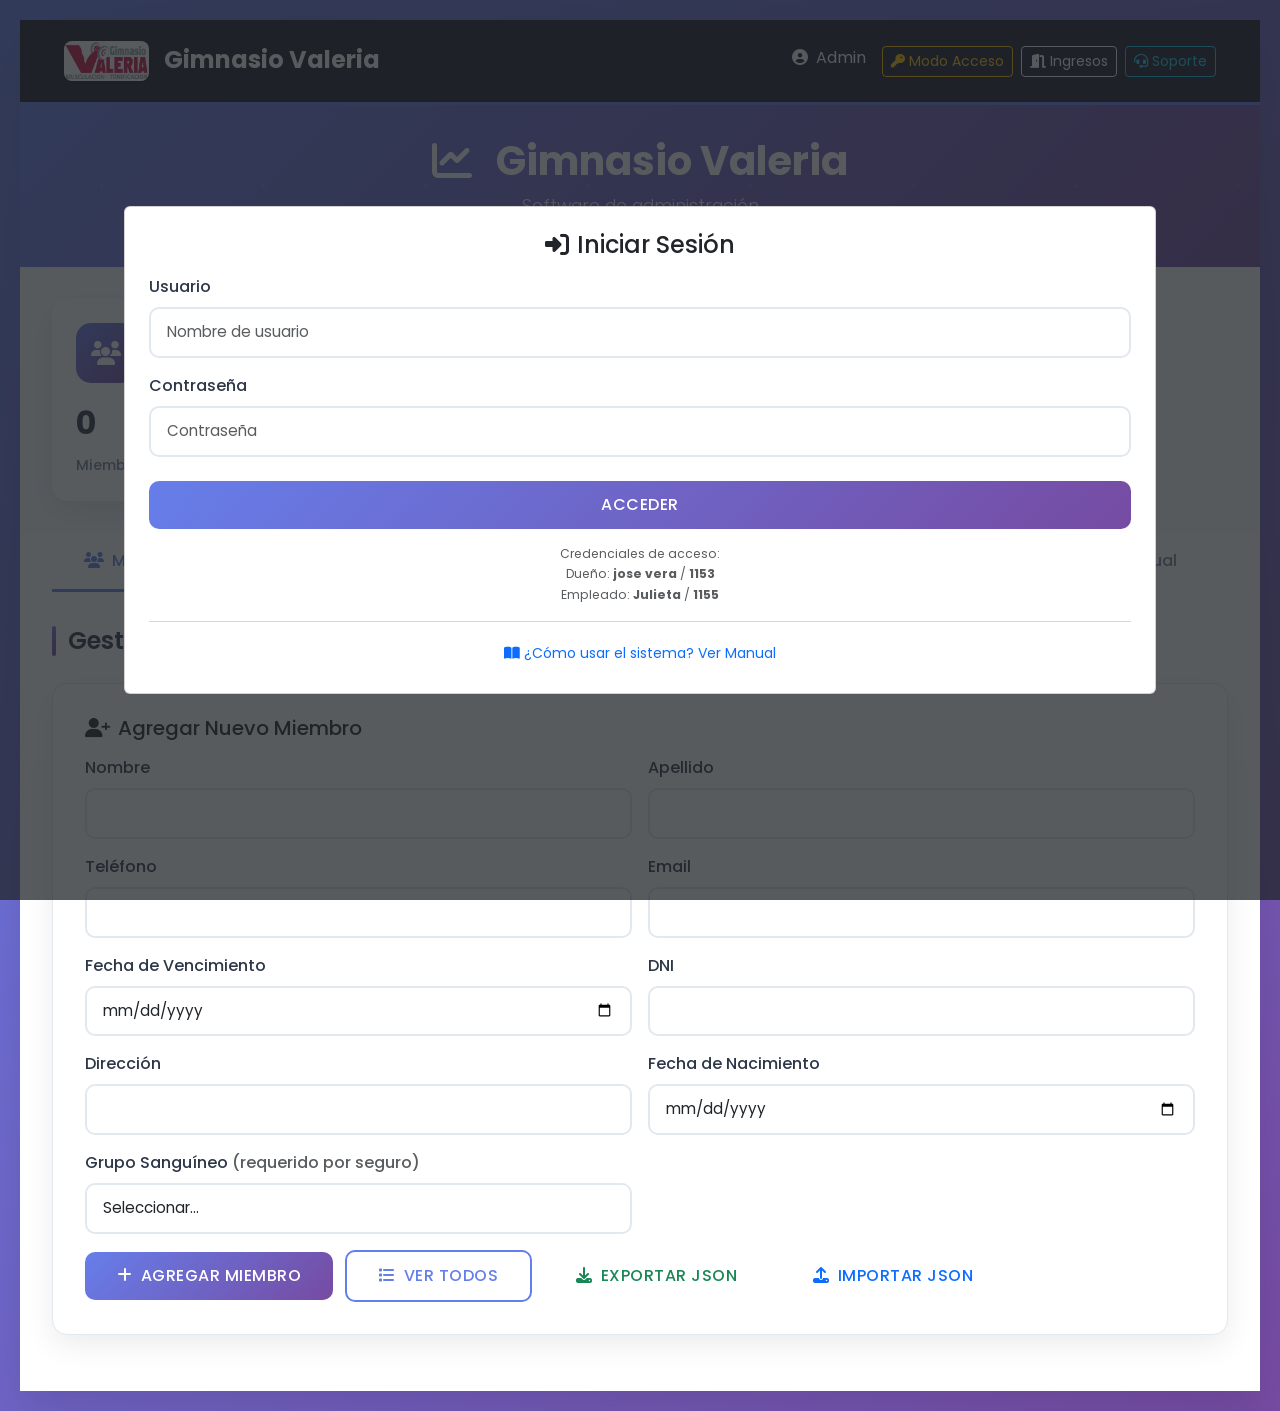
<file: index.html>
<!DOCTYPE html>
<html lang="es">

<head>
    <meta charset="UTF-8">
    <meta name="viewport" content="width=device-width, initial-scale=1">
    <title>Gimnasio Valeria</title>
    <!-- Bootstrap CSS -->
    <link href="https://cdn.jsdelivr.net/npm/bootstrap@5.3.3/dist/css/bootstrap.min.css" rel="stylesheet">
    <!-- DataTables CSS -->
    <link href="https://cdn.datatables.net/1.13.8/css/dataTables.bootstrap5.min.css" rel="stylesheet">
    <!-- Font Awesome -->
    <link href="https://cdnjs.cloudflare.com/ajax/libs/font-awesome/6.4.0/css/all.min.css" rel="stylesheet">
    <!-- Google Fonts -->
    <link href="https://fonts.googleapis.com/css2?family=Poppins:wght@300;400;500;600;700&display=swap"
        rel="stylesheet">
    <style>
        :root {
            --primary-gradient: linear-gradient(135deg, #667eea 0%, #764ba2 100%);
            --secondary-gradient: linear-gradient(135deg, #f093fb 0%, #f5576c 100%);
            --success-gradient: linear-gradient(135deg, #4facfe 0%, #00f2fe 100%);
            --warning-gradient: linear-gradient(135deg, #43e97b 0%, #38f9d7 100%);
            --dark-bg: #1a1d29;
            --card-bg: #ffffff;
            --text-primary: #2d3748;
            --text-secondary: #718096;
            --border-color: #e2e8f0;
            --gold-gradient: linear-gradient(135deg, #FFD700 0%, #FDB931 100%);
        }

        * {
            font-family: 'Poppins', sans-serif;
        }

        body {
            font-family: 'Poppins', sans-serif;
        }

        /* Styles for Autocomplete Suggestions */
        .suggestions-list {
            position: absolute;
            top: 100%;
            left: 0;
            right: 0;
            background: white;
            border: 1px solid #ddd;
            border-radius: 0 0 8px 8px;
            max-height: 250px;
            overflow-y: auto;
            z-index: 1000;
            list-style: none;
            padding: 0;
            margin: 0;
            box-shadow: 0 4px 6px rgba(0, 0, 0, 0.1);
        }

        .suggestions-list li {
            padding: 10px 15px;
            cursor: pointer;
            border-bottom: 1px solid #eee;
            transition: background-color 0.2s;
        }

        .suggestions-list li:hover {
            background-color: #f0f4f8;
            color: #667eea;
        }

        .suggestions-list li:last-child {
            border-bottom: none;
        }

        body {
            background: linear-gradient(135deg, #667eea 0%, #764ba2 100%);
            min-height: 100vh;
            margin: 0;
        }

        .main-container {
            background: rgba(255, 255, 255, 0.95);
            backdrop-filter: blur(10px);
            border-radius: 20px;
            box-shadow: 0 20px 40px rgba(0, 0, 0, 0.1);
            margin: 20px;
            padding: 0;
            overflow: visible;
        }

        .navbar-custom {
            background: var(--dark-bg) !important;
            padding: 1rem 2rem;
            border-bottom: 3px solid #667eea;
        }

        .navbar-brand {
            font-weight: 700;
            font-size: 1.5rem;
            color: white !important;
        }

        .brand-icon {
            background: var(--primary-gradient);
            -webkit-background-clip: text;
            -webkit-text-fill-color: transparent;
            background-clip: text;
            margin-right: 10px;
        }

        .brand-logo {
            height: 40px;
            width: auto;
            margin-right: 10px;
            border-radius: 8px;
            box-shadow: 0 2px 8px rgba(0, 0, 0, 0.2);
        }

        .dashboard-header {
            background: var(--primary-gradient);
            color: white;
            padding: 2rem;
            text-align: center;
            position: relative;
            overflow: hidden;
        }

        .dashboard-header::before {
            content: '';
            position: absolute;
            top: 0;
            left: 0;
            right: 0;
            bottom: 0;
            background: url('data:image/svg+xml,<svg xmlns="http://www.w3.org/2000/svg" viewBox="0 0 100 100"><defs><pattern id="grain" width="100" height="100" patternUnits="userSpaceOnUse"><circle cx="50" cy="50" r="1" fill="%23ffffff" opacity="0.1"/></pattern></defs><rect width="100" height="100" fill="url(%23grain)"/></svg>');
        }

        .dashboard-title {
            font-weight: 700;
            font-size: 2.5rem;
            margin-bottom: 0.5rem;
            position: relative;
            z-index: 1;
        }

        .dashboard-subtitle {
            font-weight: 300;
            font-size: 1.1rem;
            opacity: 0.9;
            position: relative;
            z-index: 1;
        }

        .stats-cards {
            padding: 2rem;
            background: #f8fafc;
        }

        .stat-card {
            background: white;
            border-radius: 15px;
            padding: 1.5rem;
            box-shadow: 0 10px 30px rgba(0, 0, 0, 0.1);
            border: none;
            transition: all 0.3s ease;
            height: 100%;
        }

        .stat-card:hover {
            transform: translateY(-5px);
            box-shadow: 0 20px 40px rgba(0, 0, 0, 0.15);
        }

        .stat-icon {
            width: 60px;
            height: 60px;
            border-radius: 15px;
            display: flex;
            align-items: center;
            justify-content: center;
            font-size: 1.5rem;
            color: white;
            margin-bottom: 1rem;
        }

        .stat-number {
            font-size: 2rem;
            font-weight: 700;
            color: var(--text-primary);
            margin-bottom: 0.5rem;
        }

        .stat-label {
            color: var(--text-secondary);
            font-weight: 500;
            font-size: 0.9rem;
        }

        .nav-tabs-custom {
            border: none;
            background: white;
            padding: 0 2rem;
        }

        .nav-tabs-custom .nav-link {
            border: none;
            border-radius: 0;
            padding: 1rem 2rem;
            font-weight: 500;
            color: var(--text-secondary);
            position: relative;
            transition: all 0.3s ease;
        }

        .nav-tabs-custom .nav-link:hover {
            color: #667eea;
            background: transparent;
        }

        .nav-tabs-custom .nav-link.active {
            color: #667eea;
            background: transparent;
            border-bottom: 3px solid #667eea;
        }

        .tab-content-custom {
            padding: 2rem;
            background: white;
        }

        .form-card {
            background: white;
            border-radius: 15px;
            padding: 2rem;
            box-shadow: 0 10px 30px rgba(0, 0, 0, 0.08);
            border: 1px solid var(--border-color);
        }

        .form-label {
            font-weight: 500;
            color: var(--text-primary);
            margin-bottom: 0.5rem;
        }

        .form-control {
            border: 2px solid var(--border-color);
            border-radius: 10px;
            padding: 0.75rem 1rem;
            font-size: 0.95rem;
            transition: all 0.3s ease;
        }

        .form-control:focus {
            border-color: #667eea;
            box-shadow: 0 0 0 0.2rem rgba(102, 126, 234, 0.25);
        }

        .btn-custom {
            padding: 0.75rem 2rem;
            border-radius: 10px;
            font-weight: 500;
            text-transform: uppercase;
            letter-spacing: 0.5px;
            transition: all 0.3s ease;
            border: none;
        }

        .btn-primary-custom {
            background: var(--primary-gradient);
            color: white;
        }

        .btn-primary-custom:hover {
            transform: translateY(-2px);
            box-shadow: 0 10px 20px rgba(102, 126, 234, 0.3);
        }

        .btn-outline-custom {
            border: 2px solid #667eea;
            color: #667eea;
            background: transparent;
        }

        .btn-outline-custom:hover {
            background: #667eea;
            color: white;
            transform: translateY(-2px);
        }

        .btn-premium {
            background: var(--gold-gradient);
            color: #5c3a00;
            font-weight: 700;
            border: none;
            box-shadow: 0 4px 15px rgba(253, 185, 49, 0.4);
            animation: pulse-gold 2s infinite;
        }

        .btn-premium:hover {
            transform: translateY(-2px) scale(1.05);
            box-shadow: 0 6px 20px rgba(253, 185, 49, 0.6);
            color: #5c3a00;
        }

        @keyframes pulse-gold {
            0% {
                box-shadow: 0 0 0 0 rgba(253, 185, 49, 0.7);
            }

            70% {
                box-shadow: 0 0 0 10px rgba(253, 185, 49, 0);
            }

            100% {
                box-shadow: 0 0 0 0 rgba(253, 185, 49, 0);
            }
        }



        .table-custom {
            border-radius: 15px;
            overflow: hidden;
            box-shadow: 0 10px 30px rgba(0, 0, 0, 0.08);
            font-size: 0.9rem;
        }

        .table-custom thead {
            background: var(--primary-gradient);
            color: white;
        }

        .table-custom th {
            font-weight: 600;
            text-transform: uppercase;
            letter-spacing: 0.5px;
            font-size: 0.75rem;
            padding: 0.75rem 0.5rem;
            border: none;
            white-space: nowrap;
        }

        .table-custom td {
            padding: 0.75rem 0.5rem;
            vertical-align: middle;
            border-bottom: 1px solid var(--border-color);
            font-size: 0.85rem;
        }

        .table-custom tbody tr:hover {
            background: #f8fafc;
        }

        /* Contenedor scrollable para tablas en pantallas pequeñas */
        .table-responsive {
            overflow-x: auto;
            -webkit-overflow-scrolling: touch;
        }

        /* Ajustes para pantallas muy pequeñas */
        @media (max-width: 768px) {
            .table-custom {
                font-size: 0.75rem;
            }

            .table-custom th {
                font-size: 0.65rem;
                padding: 0.5rem 0.3rem;
            }

            .table-custom td {
                padding: 0.5rem 0.3rem;
                font-size: 0.75rem;
            }

            .btn-sm {
                padding: 0.25rem 0.5rem;
                font-size: 0.65rem;
            }

            .table-custom i {
                font-size: 0.75rem;
            }
        }

        @media (max-width: 480px) {
            .table-custom {
                font-size: 0.7rem;
            }

            .table-custom th {
                font-size: 0.6rem;
                padding: 0.4rem 0.2rem;
            }

            .table-custom td {
                padding: 0.4rem 0.2rem;
                font-size: 0.7rem;
            }

            .btn-sm {
                padding: 0.2rem 0.4rem;
                font-size: 0.6rem;
            }
        }


        .section-title {
            font-size: 1.5rem;
            font-weight: 600;
            color: var(--text-primary);
            margin-bottom: 1.5rem;
            position: relative;
            padding-left: 1rem;
        }

        .section-title::before {
            content: '';
            position: absolute;
            left: 0;
            top: 50%;
            transform: translateY(-50%);
            width: 4px;
            height: 30px;
            background: var(--primary-gradient);
            border-radius: 2px;
        }

        .user-info-card {
            background: white;
            border-radius: 15px;
            padding: 2rem;
            box-shadow: 0 10px 30px rgba(0, 0, 0, 0.08);
            border-left: 5px solid #667eea;
        }

        .user-avatar {
            width: 80px;
            height: 80px;
            border-radius: 50%;
            background: var(--primary-gradient);
            display: flex;
            align-items: center;
            justify-content: center;
            color: white;
            font-size: 2rem;
            margin-bottom: 1rem;
        }

        @media (max-width: 768px) {
            .main-container {
                margin: 10px;
                border-radius: 15px;
            }

            .dashboard-title {
                font-size: 2rem;
            }

            .stats-cards {
                padding: 1rem;
            }

            .nav-tabs-custom .nav-link {
                padding: 0.75rem 1rem;
                font-size: 0.9rem;
            }
        }
    </style>
</head>

<body>
    <!-- Login Overlay -->
    <div id="loginContainer"
        class="position-fixed top-0 start-0 w-100 h-100 d-flex flex-column justify-content-center align-items-center bg-dark bg-opacity-75 d-none"
        style="z-index:1050;">
        <div class="card p-4" style="min-width:320px; max-width:90%;">
            <h4 class="mb-3 text-center"><i class="fas fa-sign-in-alt me-2"></i>Iniciar Sesión</h4>
            <form id="formLogin" class="row g-3">
                <div class="col-12">
                    <label class="form-label">Usuario</label>
                    <input id="login_user" class="form-control" placeholder="Nombre de usuario">
                </div>
                <div class="col-12">
                    <label class="form-label">Contraseña</label>
                    <input id="login_pass" type="password" class="form-control" placeholder="Contraseña">
                </div>
                <div class="col-12 d-grid gap-2">
                    <button type="submit" class="btn btn-primary-custom btn-custom mt-2">Acceder</button>
                    <div class="form-text text-center mt-2">
                        <small>
                            <span class="d-block text-muted">Credenciales de acceso:</span>
                            Dueño: <strong>jose vera</strong> / <strong>1153</strong><br>
                            Empleado: <strong>Julieta</strong> / <strong>1155</strong>
                        </small>
                        <hr>
                        <button type="button" class="btn btn-link btn-sm text-decoration-none"
                            onclick="document.getElementById('loginContainer').classList.add('d-none'); document.getElementById('manual-tab').click();">
                            <i class="fas fa-book-open me-1"></i>¿Cómo usar el sistema? Ver Manual
                        </button>
                    </div>
                </div>
            </form>
        </div>
    </div>

    <div class="main-container">
        <!-- Navbar -->
        <nav class="navbar navbar-dark navbar-custom">
            <div class="container-fluid">
                <span class="navbar-brand">
                    <img src="logo de Gimnasio Valeria.jpg" alt="Logo" class="brand-logo">
                    Gimnasio Valeria
                </span>
                <div class="d-flex">
                    <span class="text-light me-3">
                        <i class="fas fa-user-circle me-1"></i>
                        Admin
                    </span>

                    <a href="loguin.html" target="_blank" class="btn btn-sm btn-outline-warning me-2">
                        <i class="fas fa-key me-1"></i>Modo Acceso
                    </a>
                    <a href="ingresos.html" target="_blank" class="btn btn-sm btn-outline-light me-2"><i
                            class="fas fa-door-open me-1"></i>Ingresos</a>
                    <button id="btnLogout" class="btn btn-sm btn-outline-danger me-2 d-none">
                        <i class="fas fa-sign-out-alt me-1"></i>Salir
                    </button>
                    <button class="btn btn-sm btn-outline-info" onclick="openSupportModal()">
                        <i class="fas fa-headset me-1"></i>Soporte
                    </button>
                </div>
            </div>
        </nav>

        <!-- Dashboard Header -->
        <div class="dashboard-header">
            <h1 class="dashboard-title">
                <i class="fas fa-chart-line me-3"></i>
                Gimnasio Valeria
            </h1>
            <p class="dashboard-subtitle">Software de administración</p>
        </div>

        <!-- Stats Cards -->
        <div class="stats-cards">
            <div class="row g-4">
                <div class="col-lg-3 col-md-6">
                    <div class="stat-card">
                        <div class="stat-icon" style="background: var(--primary-gradient);">
                            <i class="fas fa-users"></i>
                        </div>
                        <div class="stat-number" id="totalUsuarios">0</div>
                        <div class="stat-label">Miembros Activos</div>
                    </div>
                </div>
                <div class="col-lg-3 col-md-6 d-none">
                    <div class="stat-card">
                        <div class="stat-icon" style="background: var(--success-gradient);">
                            <i class="fas fa-dollar-sign"></i>
                        </div>
                        <div class="stat-number" id="totalIngresos">$0</div>
                        <div class="stat-label">Ingresos del Mes</div>
                    </div>
                </div>
                <div class="col-lg-3 col-md-6">
                    <div class="stat-card">
                        <div class="stat-icon" style="background: var(--warning-gradient);">
                            <i class="fas fa-dumbbell"></i>
                        </div>
                        <div class="stat-number" id="totalClases">0</div>
                        <div class="stat-label">Actividades Disponibles</div>
                    </div>
                </div>
                <div class="col-lg-3 col-md-6">
                    <div class="stat-card">
                        <div class="stat-icon" style="background: var(--secondary-gradient);">
                            <i class="fas fa-calendar-check"></i>
                        </div>
                        <div class="stat-number" id="totalInscripciones">0</div>
                        <div class="stat-label">Inscripciones Hoy</div>
                    </div>
                </div>
            </div>
        </div>

        <!-- Navigation Tabs -->
        <ul class="nav nav-tabs nav-tabs-custom" id="mainTabs" role="tablist">
            <li class="nav-item" role="presentation">
                <button class="nav-link active" id="usuarios-tab" data-bs-toggle="tab" data-bs-target="#usuarios"
                    type="button" role="tab">
                    <i class="fas fa-users me-2"></i>Miembros
                </button>
            </li>
            <li class="nav-item" role="presentation">
                <button class="nav-link" id="pagos-tab" data-bs-toggle="tab" data-bs-target="#pagos" type="button"
                    role="tab">
                    <i class="fas fa-credit-card me-2"></i>Pagos
                </button>
            </li>
            <li class="nav-item" role="presentation">
                <button class="nav-link" id="buscar-tab" data-bs-toggle="tab" data-bs-target="#buscar" type="button"
                    role="tab">
                    <i class="fas fa-search me-2"></i>Buscar
                </button>
            </li>
            <li class="nav-item" role="presentation">
                <button class="nav-link" id="clases-usuario-tab" data-bs-toggle="tab" data-bs-target="#clases-usuario"
                    type="button" role="tab">
                    <i class="fas fa-user-plus me-2"></i>Inscripciones
                </button>
            </li>
            <li class="nav-item" role="presentation">
                <button class="nav-link" id="clases-tab" data-bs-toggle="tab" data-bs-target="#clases" type="button"
                    role="tab">
                    <i class="fas fa-dumbbell me-2"></i>Actividades
                </button>
            </li>
            <li class="nav-item" role="presentation">
                <a class="nav-link" href="ingresos.html" target="_blank" role="tab">
                    <i class="fas fa-door-open me-2"></i>Ingresos
                </a>
            </li>
            <!-- Manual de Usuario -->
            <li class="nav-item" role="presentation">
                <button class="nav-link" id="manual-tab" data-bs-toggle="tab" data-bs-target="#manual" type="button"
                    role="tab">
                    <i class="fas fa-book-open me-2"></i>Manual
                </button>
            </li>
            <!-- Visible solo para ADMIN / DUEÑO -->
            <li class="nav-item d-none" role="presentation" id="liIngresosMes">
                <a class="nav-link" href="ingresos_mes.html" target="_blank" id="btnIngresosMes" role="tab">
                    <i class="fas fa-sack-dollar me-2"></i>Ingresos Mes
                </a>
            </li>
        </ul>
        <!-- Tab Content -->
        <div class="tab-content tab-content-custom" id="mainTabsContent">
            <!-- Miembros -->
            <div class="tab-pane fade show active" id="usuarios" role="tabpanel">
                <div class="section-title">Gestión de Miembros</div>

                <div class="form-card mb-4">
                    <h5 class="mb-3"><i class="fas fa-user-plus me-2"></i>Agregar Nuevo Miembro</h5>
                    <form id="formAgregarUsuario" class="row g-3">
                        <div class="col-md-6">
                            <label class="form-label">Nombre</label>
                            <input id="nombre" name="nombre" class="form-control" required>
                        </div>
                        <div class="col-md-6">
                            <label class="form-label">Apellido</label>
                            <input id="apellido" name="apellido" class="form-control" required>
                        </div>
                        <div class="col-md-6">
                            <label class="form-label">Teléfono</label>
                            <input id="telefono" name="telefono" class="form-control">
                        </div>
                        <div class="col-md-6">
                            <label class="form-label">Email</label>
                            <input id="email" name="email" type="email" class="form-control">
                        </div>
                        <div class="col-md-6">
                            <label class="form-label">Fecha de Vencimiento</label>
                            <input id="fecha_vencimiento" name="fecha_vencimiento" type="date" class="form-control"
                                required>
                        </div>
                        <div class="col-md-6">
                            <label class="form-label">DNI</label>
                            <input id="dni" name="dni" class="form-control" required>
                        </div>
                        <div class="col-md-6">
                            <label class="form-label">Dirección</label>
                            <input id="direccion" name="direccion" class="form-control">
                        </div>
                        <div class="col-md-6">
                            <label class="form-label">Fecha de Nacimiento</label>
                            <input id="fecha_nacimiento" name="fecha_nacimiento" type="date" class="form-control">
                        </div>
                        <div class="col-md-6">
                            <label class="form-label">Grupo Sanguíneo <span class="text-muted">(requerido por
                                    seguro)</span></label>
                            <select id="grupo_sanguineo" name="grupo_sanguineo" class="form-control">
                                <option value="">Seleccionar...</option>
                                <option value="A+">A+</option>
                                <option value="A-">A-</option>
                                <option value="B+">B+</option>
                                <option value="B-">B-</option>
                                <option value="AB+">AB+</option>
                                <option value="AB-">AB-</option>
                                <option value="O+">O+</option>
                                <option value="O-">O-</option>
                            </select>
                        </div>
                        <div class="col-12">
                            <button type="submit" class="btn btn-primary-custom btn-custom me-2">
                                <i class="fas fa-plus me-2"></i>Agregar Miembro
                            </button>
                            <button type="button" id="btnMostrarUsuarios" class="btn btn-outline-custom btn-custom">
                                <i class="fas fa-list me-2"></i>Ver Todos
                            </button>
                            <button type="button" id="btnExportarDatos" class="btn btn-outline-success btn-custom ms-2">
                                <i class="fas fa-download me-2"></i>Exportar JSON
                            </button>
                            <label for="inputImportarDatos" class="btn btn-outline-primary btn-custom ms-2 mb-0">
                                <i class="fas fa-upload me-2"></i>Importar JSON
                                <input type="file" id="inputImportarDatos" accept="application/json"
                                    style="display:none;">
                            </label>
                        </div>
                    </form>
                </div>

                <div id="tablaUsuariosContainer" class="d-none">
                    <h5 class="mb-3"><i class="fas fa-users me-2"></i>Lista de Miembros</h5>
                    <div class="table-responsive">
                        <table id="tablaUsuarios" class="table table-custom text-nowrap">
                            <thead>
                                <tr>
                                    <th>ID</th>
                                    <th>Nombre</th>
                                    <th>Apellido</th>
                                    <th>Teléfono</th>
                                    <th>Email</th>
                                    <th>Vencimiento</th>
                                    <th>DNI</th>
                                    <th>Dirección</th>
                                    <th>F. Nacimiento</th>
                                    <th>Grupo Sang.</th>
                                    <th>Acciones</th>
                                </tr>
                            </thead>
                            <tbody></tbody>
                        </table>
                    </div>
                </div>
            </div>

            <!-- Pagos -->
            <div class="tab-pane fade" id="pagos" role="tabpanel">
                <div class="section-title">Gestión de Pagos</div>

                <div class="form-card mb-4">
                    <h5 class="mb-3"><i class="fas fa-credit-card me-2"></i>Registrar Nuevo Pago</h5>
                    <form id="formRegistrarPago" class="row g-3">
                        <div class="col-md-6 position-relative">
                            <label class="form-label">ID, DNI, Nombre o Apellido</label>
                            <input id="usuario_pago" name="usuario_id" type="text" class="form-control"
                                autocomplete="off" required placeholder="Ej: 1, 12345678 o Juan">
                            <ul id="listaSugerenciasPagos" class="suggestions-list d-none"></ul>
                        </div>
                        <div class="col-md-6">
                            <label class="form-label">Fecha</label>
                            <input id="fecha_pago" name="fecha" type="date" class="form-control" required>
                        </div>
                        <div class="col-md-6">
                            <label class="form-label">Monto</label>
                            <input id="monto_pago" name="monto" type="number" step="0.01" class="form-control" required>
                        </div>
                        <div class="col-md-6">
                            <label class="form-label">Tipo de Pago</label>
                            <select id="tipo_pago" name="tipo" class="form-control" required>
                                <option value="">Seleccionar...</option>
                                <option value="Mensualidad">Mensualidad</option>
                                <option value="Inscripción">Inscripción</option>
                                <option value="Personal Training">Personal Training</option>
                                <option value="Otros">Otros</option>
                            </select>
                        </div>
                        <div class="col-md-6">
                            <label class="form-label">Estado</label>
                            <select id="estado_pago" name="estado" class="form-control" required>
                                <option value="">Seleccionar...</option>
                                <option value="Pagado (Completo)">Pagado (Completo)</option>
                                <option value="Pendiente (Saldo / Fiado)">Pendiente (Saldo / Fiado)</option>
                            </select>
                        </div>
                        <div class="col-12">
                            <label class="form-label">Observaciones</label>
                            <textarea id="observaciones_pago" name="observaciones" class="form-control" rows="2"
                                placeholder="Ej: Restan $5000"></textarea>
                        </div>
                        <div class="col-12">
                            <button type="submit" class="btn btn-primary-custom btn-custom me-2">
                                <i class="fas fa-plus me-2"></i>Registrar Pago
                            </button>
                            <button type="button" id="btnMostrarPagos" class="btn btn-outline-custom btn-custom">
                                <i class="fas fa-list me-2"></i>Ver Historial
                            </button>
                        </div>
                    </form>
                </div>

                <div class="form-card mb-4">
                    <h5 class="mb-3"><i class="fab fa-whatsapp me-2"></i>Recordatorio de cuota por WhatsApp</h5>
                    <div class="row g-3">
                        <div class="col-md-6">
                            <label class="form-label">Miembro (ID, DNI o Nombre)</label>
                            <input id="reminder_member" class="form-control" list="membersList" placeholder="Ej: 1, 12345678 o Juan" autocomplete="off">
                            <div class="form-text">Se abre WhatsApp para que elijas el contacto. No hace falta guardar número.</div>
                        </div>
                        <div class="col-md-6">
                            <label class="form-label">Vencimiento (opcional)</label>
                            <input id="reminder_due" type="date" class="form-control">
                            <div class="form-text">Si elegís un miembro, se completa automáticamente si tiene vencimiento cargado.</div>
                        </div>
                        <div class="col-12">
                            <label class="form-label">Mensaje</label>
                            <textarea id="reminder_message" class="form-control" rows="4" placeholder="Escribí o generá un mensaje..."></textarea>
                        </div>
                        <div class="col-12">
                            <button type="button" id="btnGenerateReminder" class="btn btn-outline-custom btn-custom me-2">
                                <i class="fas fa-wand-magic-sparkles me-2"></i>Generar mensaje
                            </button>
                            <button type="button" id="btnSendWhatsApp" class="btn btn-success btn-custom">
                                <i class="fab fa-whatsapp me-2"></i>Enviar por WhatsApp
                            </button>
                        </div>
                    </div>
                </div>

                <div id="tablaPagosContainer" class="d-none">
                    <h5 class="mb-3"><i class="fas fa-history me-2"></i>Historial de Pagos</h5>
                    <div class="table-responsive">
                        <table id="tablaPagos" class="table table-custom">
                            <thead>
                                <tr>
                                    <th>ID</th>
                                    <th>Miembro ID</th>
                                    <th>Nombre</th>
                                    <th>Fecha</th>
                                    <th>Monto</th>
                                    <th>Tipo</th>
                                    <th>Estado</th>
                                    <th>Observaciones</th>
                                    <th>Acciones</th>
                                </tr>
                            </thead>
                            <tbody></tbody>
                        </table>
                    </div>
                </div>
            </div>

            <!-- Buscar Usuario -->
            <div class="tab-pane fade" id="buscar" role="tabpanel">
                <div class="section-title">Buscar Miembro</div>

                <div class="form-card mb-4">
                    <h5 class="mb-3"><i class="fas fa-search me-2"></i>Buscar Miembro</h5>
                    <form id="formBuscarUsuario" class="row g-3">
                        <div class="col-md-8 position-relative">
                            <label class="form-label">DNI, Nombre o ID del Miembro</label>
                            <input id="usuario_id_buscar" type="text" class="form-control" autocomplete="off"
                                placeholder="Ingresa DNI, Apellido o ID..." required>
                            <ul id="listaSugerenciasBuscar" class="suggestions-list d-none"></ul>
                        </div>
                        <div class="col-12">
                            <button type="submit" class="btn btn-primary-custom btn-custom">
                                <i class="fas fa-search me-2"></i>Buscar
                            </button>
                        </div>
                    </form>
                </div>

                <div id="infoUsuario" class="mt-3"></div>
                <div class="mt-3 d-none" id="ingresoContainer">
                    <button id="btnRegistrarIngreso" class="btn btn-success btn-custom">
                        <i class="fas fa-door-open me-2"></i>Registrar Ingreso
                    </button>
                    <button type="button" id="btnMostrarIngresos" class="btn btn-outline-custom btn-custom ms-2">
                        <i class="fas fa-history me-2"></i>Historial
                    </button>
                </div>
            </div>

            <!-- Inscripciones -->
            <div class="tab-pane fade" id="clases-usuario" role="tabpanel">
                <div class="section-title">Inscripciones a Actividades</div>

                <div class="form-card mb-4">
                    <h5 class="mb-3"><i class="fas fa-user-plus me-2"></i>Inscribir Miembro</h5>
                    <form id="formClasesUsuario" class="row g-3">
                        <div class="col-md-6 position-relative">
                            <label class="form-label">ID, DNI, Nombre o Apellido</label>
                            <input id="usuario_clase" type="text" class="form-control" autocomplete="off" required
                                placeholder="Ej: 1, 12345678 o Juan">
                            <ul id="listaSugerenciasClases" class="suggestions-list d-none"></ul>
                        </div>
                        <div class="col-md-6">
                            <label class="form-label">Actividad</label>
                            <select id="nombre_clase_usuario" class="form-control" required></select>
                        </div>
                        <div class="col-12">
                            <button type="submit" class="btn btn-primary-custom btn-custom me-2">
                                <i class="fas fa-plus me-2"></i>Inscribir
                            </button>
                            <button type="button" id="btnMostrarClasesUsuario"
                                class="btn btn-outline-custom btn-custom">
                                <i class="fas fa-list me-2"></i>Ver Actividades del Miembro
                            </button>
                        </div>
                    </form>
                </div>

                <div id="listaClasesUsuarioContainer" class="d-none">
                    <h5 class="mb-3"><i class="fas fa-dumbbell me-2"></i>Actividades del Miembro</h5>
                    <ul id="listaClasesUsuario" class="list-group"></ul>
                </div>
            </div>

            <!-- Actividades -->
            <div class="tab-pane fade" id="clases" role="tabpanel">
                <div class="section-title">Gestión de Actividades</div>

                <div class="form-card mb-4">
                    <h5 class="mb-3"><i class="fas fa-plus-circle me-2"></i>Crear Nueva Actividad</h5>
                    <form id="formRegistrarClase" class="row g-3">
                        <div class="col-md-6">
                            <label class="form-label">Nombre de la Actividad</label>
                            <input id="nombre_clase" name="nombre" class="form-control" required
                                placeholder="Ej: Yoga, Crossfit...">
                        </div>
                        <div class="col-md-6">
                            <label class="form-label">Horario</label>
                            <input id="horario_clase" name="horario" class="form-control" required
                                placeholder="Ej: Lun y Mie 18:00hs">
                        </div>
                        <div class="col-12">
                            <label class="form-label">Descripción</label>
                            <textarea id="descripcion_clase" name="descripcion" class="form-control"
                                rows="2"></textarea>
                        </div>
                        <div class="col-12">
                            <button type="submit" class="btn btn-primary-custom btn-custom me-2">
                                <i class="fas fa-save me-2"></i>Crear Actividad
                            </button>
                            <button type="button" id="btnMostrarClases" class="btn btn-outline-custom btn-custom">
                                <i class="fas fa-list me-2"></i>Ver Todas las Actividades
                            </button>
                        </div>
                    </form>
                </div>

                <div id="tablaClasesContainer" class="d-none">
                    <h5 class="mb-3"><i class="fas fa-dumbbell me-2"></i>Actividades Disponibles</h5>
                    <div class="table-responsive">
                        <table id="tablaClases" class="table table-custom w-100">
                            <thead>
                                <tr>
                                    <th>ID</th>
                                    <th>Nombre</th>
                                    <th>Descripción</th>
                                    <th>Horario</th>
                                    <th>Acciones</th>
                                </tr>
                            </thead>
                            <tbody></tbody>
                        </table>
                    </div>
                </div>
            </div>

            <!-- Manual de Usuario Content -->
            <div class="tab-pane fade" id="manual" role="tabpanel">
                <div class="section-title">Manual de Usuario - Gimnasio Valeria</div>

                <div class="row">
                    <div class="col-lg-3 d-none d-lg-block">
                        <div class="list-group sticky-top" style="top: 20px; z-index: 10;">
                            <a href="#m-intro" class="list-group-item list-group-item-action">Introducción</a>
                            <a href="#m-pasos" class="list-group-item list-group-item-action">Primeros Pasos</a>
                            <a href="#m-dashboard" class="list-group-item list-group-item-action">Dashboard</a>
                            <a href="#m-miembros" class="list-group-item list-group-item-action">Miembros</a>
                            <a href="#m-pagos" class="list-group-item list-group-item-action">Pagos y Renovaciones</a>
                            <a href="#m-ingresos" class="list-group-item list-group-item-action">Control de Acceso</a>
                            <a href="#m-clases" class="list-group-item list-group-item-action">Gestión de
                                Actividades</a>
                            <a href="#m-backup" class="list-group-item list-group-item-action">Copias de Seguridad</a>
                        </div>
                    </div>
                    <div class="col-lg-9">
                        <div class="manual-content p-4 bg-light rounded-3 shadow-sm">
                            <div class="text-center mb-5">
                                <img src="logo de Gimnasio Valeria.jpg" alt="Logo" class="img-fluid mb-3" style="max-height: 80px;">
                                <h2 id="m-intro" class="fw-bold">Gimnasio Valeria</h2>
                                <p class="text-muted">Guía completa para la administración profesional.
                                </p>
                                <div class="d-flex justify-content-center gap-2">
                                    <a href="Manual de Usuario - FitPro Elite.pdf" target="_blank"
                                        class="btn btn-danger btn-sm">
                                        <i class="fas fa-file-pdf me-2"></i>Descargar PDF
                                    </a>
                                    <a href="manual.html" target="_blank" class="btn btn-primary btn-sm">
                                        <i class="fas fa-external-link-alt me-2"></i>Ver en Pantalla Completa
                                    </a>
                                </div>
                            </div>

                            <div class="manual-section mb-5" id="m-pasos">
                                <h4 class="text-primary border-bottom pb-2"><i class="fas fa-rocket me-2"></i>1.
                                    Primeros Pasos</h4>
                                <p>Al abrir el sistema (<code>index.html</code>), verás una interfaz moderna y limpia
                                    diseñada para la eficiencia.</p>
                                <ul>
                                    <li><strong>Navegación:</strong> Usa las pestañas superiores (Miembros, Pagos,
                                        Buscar, Actividades) para moverte por las distintas secciones.</li>
                                    <li><strong>Acceso Rápido:</strong> En la barra superior tienes botones para
                                        <strong>"Modo Acceso"</strong> (para que los socios pongan su DNI) e
                                        <strong>"Ingresos"</strong> (para ver quién entra).
                                    </li>
                                </ul>
                            </div>

                            <div class="manual-section mb-5" id="m-dashboard">
                                <h4 class="text-primary border-bottom pb-2"><i class="fas fa-shapes me-2"></i>2. Panel
                                    Principal (Dashboard)</h4>
                                <p>Nada más entrar, verás tarjetas con estadísticas clave que se actualizan en tiempo
                                    real:</p>
                                <div class="row g-3">
                                    <div class="col-sm-6">
                                        <div class="card bg-white p-3 border-0 shadow-sm h-100">
                                            <h6 class="fw-bold text-primary">Miembros Activos</h6>
                                            <small class="text-muted">Total de socios registrados en el sistema.</small>
                                        </div>
                                    </div>
                                    <div class="col-sm-6">
                                        <div class="card bg-white p-3 border-0 shadow-sm h-100">
                                            <h6 class="fw-bold text-success">Ingresos del Mes</h6>
                                            <small class="text-muted">Suma total de dinero recaudado en el mes
                                                actual.</small>
                                        </div>
                                    </div>
                                </div>
                            </div>

                            <div class="manual-section mb-5" id="m-miembros">
                                <h4 class="text-primary border-bottom pb-2"><i class="fas fa-users-cog me-2"></i>3.
                                    Gestión de Miembros</h4>
                                <p>Administra tu base de clientes desde la pestaña <strong>"Miembros"</strong>.</p>
                                <div class="alert alert-info border-0 shadow-sm">
                                    <strong>Agregar un Miembro:</strong> Rellena Nombre, Apellido, Teléfono, Email, DNI
                                    y Fecha de Vencimiento. El sistema asignará un <strong>ID único</strong>
                                    automáticamente.
                                </div>
                                <p>Usa el botón <strong>"Ver Todos"</strong> para listar, editar (icono azul) o eliminar
                                    (icono rojo) socios.</p>
                            </div>

                            <div class="manual-section mb-5" id="m-pagos">
                                <h4 class="text-primary border-bottom pb-2"><i class="fas fa-wallet me-2"></i>4. Gestión
                                    de Pagos y Renovaciones</h4>
                                <p>La sección más importante para tu flujo de caja.</p>
                                <div class="card border-primary mb-3 shadow-sm">
                                    <div class="card-body">
                                        <h5 class="card-title text-primary fw-bold"><i
                                                class="fas fa-magic me-2"></i>Renovación Automática</h5>
                                        <p class="card-text">Si registras un pago de tipo
                                            <strong>"Mensualidad"</strong>:
                                        </p>
                                        <ul>
                                            <li><strong>Si ya venció:</strong> Sumará 1 mes desde el día de hoy.</li>
                                            <li><strong>Si está activo:</strong> Sumará 1 mes a su fecha actual de
                                                vencimiento.</li>
                                        </ul>
                                        <p class="small text-muted mb-0">¡No necesitas editar la fecha manualmente!</p>
                                    </div>
                                </div>
                            </div>

                            <div class="manual-section mb-5" id="m-ingresos">
                                <h4 class="text-primary border-bottom pb-2"><i class="fas fa-id-card me-2"></i>5.
                                    Control de Acceso (Ingresos)</h4>
                                <p>Verifica si un socio puede entrar:</p>
                                <ol>
                                    <li>Busca al socio por su ID en la pestaña <strong>"Buscar"</strong>.</li>
                                    <li>Verás una etiqueta: <strong>VERDE (ACTIVA)</strong> o <strong>ROJA
                                            (VENCIDA)</strong>.</li>
                                    <li>Pulsa <strong>"Registrar Ingreso"</strong> para guardar la entrada.</li>
                                </ol>
                                <div class="alert alert-warning border-0 shadow-sm">
                                    <strong>Nota:</strong> Si alguien está vencido, el sistema te preguntará si deseas
                                    permitir un "Ingreso Excepcional".
                                </div>
                            </div>

                            <div class="manual-section mb-5" id="m-clases">
                                <h4 class="text-primary border-bottom pb-2"><i class="fas fa-dumbbell me-2"></i>6.
                                    Gestión de Actividades</h4>
                                <p>Organiza tus actividades grupales:</p>
                                <ul>
                                    <li>Crea actividades con nombre, descripción y horario.</li>
                                    <li>Inscribe socios asociando su ID a una actividad específica.</li>
                                    <li>Controla el aforo y asistencia fácilmente.</li>
                                </ul>
                            </div>

                            <div class="manual-section mb-5" id="m-backup">
                                <h4 class="text-primary border-bottom pb-2"><i class="fas fa-database me-2"></i>7.
                                    Copias de Seguridad</h4>
                                <p class="text-danger fw-bold"><i class="fas fa-exclamation-triangle me-2"></i> ¡MUY
                                    IMPORTANTE!</p>
                                <p>Tus datos se guardan localmente en el navegador. Para no perderlos:</p>
                                <ol>
                                    <li>Usa el botón <strong>"Exportar JSON"</strong> regularmente.</li>
                                    <li>Guarda el archivo descargado en la nube o un pendrive.</li>
                                    <li>Si cambias de PC, usa <strong>"Importar JSON"</strong> para restaurar todo.</li>
                                </ol>
                            </div>

                            <div class="text-center mt-5 pt-4 border-top">
                                <p class="text-muted">¿Necesitás más ayuda?</p>
                                <button class="btn btn-primary-custom btn-custom" onclick="openSupportModal()">
                                    <i class="fas fa-headset me-2"></i>Contactar Soporte
                                </button>
                            </div>
                        </div>
                    </div>
                </div>
            </div>
        </div>
    </div>
    <!-- jQuery debe cargarse antes de DataTables -->
    <script src="https://code.jquery.com/jquery-3.7.1.min.js"></script>
    <!-- DataTables JS -->
    <script src="https://cdn.datatables.net/1.13.8/js/jquery.dataTables.min.js"></script>
    <script src="https://cdn.datatables.net/1.13.8/js/dataTables.bootstrap5.min.js"></script>
    <!-- Bootstrap Bundle JS -->
    <script src="https://cdn.jsdelivr.net/npm/bootstrap@5.3.3/dist/js/bootstrap.bundle.min.js"></script>
    <!-- Placeholder para lógica JS -->
    <script>
        // SISTEMA DE ALMACENAMIENTO LOCAL
        class GymStorage {
            constructor() {
                this.initializeData();
            }

            initializeData() {
                if (!localStorage.getItem('gym_usuarios')) {
                    localStorage.setItem('gym_usuarios', JSON.stringify([]));
                }
                if (!localStorage.getItem('gym_pagos')) {
                    localStorage.setItem('gym_pagos', JSON.stringify([]));
                }
                if (!localStorage.getItem('gym_clases')) {
                    localStorage.setItem('gym_clases', JSON.stringify([]));
                }
                if (!localStorage.getItem('gym_inscripciones')) {
                    localStorage.setItem('gym_inscripciones', JSON.stringify([]));
                }
                if (!localStorage.getItem('gym_next_id')) {
                    localStorage.setItem('gym_next_id', '1');
                }
            }

            getNextId() {
                const id = parseInt(localStorage.getItem('gym_next_id'));
                localStorage.setItem('gym_next_id', (id + 1).toString());
                return id;
            }

            // USUARIOS
            getUsuarios() {
                return JSON.parse(localStorage.getItem('gym_usuarios') || '[]');
            }

            addUsuario(usuario) {
                const usuarios = this.getUsuarios();

                usuario.id = this.getNextId();
                usuarios.push(usuario);
                localStorage.setItem('gym_usuarios', JSON.stringify(usuarios));
                return usuario;
            }

            getUsuario(id) {
                const usuarios = this.getUsuarios();
                return usuarios.find(u => u.id === parseInt(id));
            }

            deleteUsuario(id) {
                const usuarios = this.getUsuarios();
                const filtered = usuarios.filter(u => u.id !== parseInt(id));
                localStorage.setItem('gym_usuarios', JSON.stringify(filtered));
            }

            // PAGOS
            getPagos() {
                return JSON.parse(localStorage.getItem('gym_pagos') || '[]');
            }

            getPago(id) {
                const pagos = this.getPagos();
                return pagos.find(p => p.id === parseInt(id));
            }

            addPago(pago) {
                const pagos = this.getPagos();
                pago.id = this.getNextId();
                pagos.push(pago);
                localStorage.setItem('gym_pagos', JSON.stringify(pagos));
                if (pago && pago.usuario_id != null) {
                    this.recalcularVencimientoUsuario(pago.usuario_id);
                }
                return pago;
            }

            updatePago(id, data) {
                const pagoExistente = this.getPago(id);
                let pagos = this.getPagos();
                pagos = pagos.map(p => {
                    if (p.id === parseInt(id)) {
                        return { ...p, ...data, id: parseInt(id) };
                    }
                    return p;
                });
                localStorage.setItem('gym_pagos', JSON.stringify(pagos));

                if (pagoExistente && pagoExistente.usuario_id != null) {
                    this.recalcularVencimientoUsuario(pagoExistente.usuario_id);
                }
                if (data && data.usuario_id != null && (!pagoExistente || parseInt(data.usuario_id) !== parseInt(pagoExistente.usuario_id))) {
                    this.recalcularVencimientoUsuario(data.usuario_id);
                }
            }

            deletePago(id) {
                const pagoExistente = this.getPago(id);
                let pagos = this.getPagos();
                pagos = pagos.filter(p => p.id !== parseInt(id));
                localStorage.setItem('gym_pagos', JSON.stringify(pagos));

                if (pagoExistente && pagoExistente.usuario_id != null) {
                    this.recalcularVencimientoUsuario(pagoExistente.usuario_id);
                }
            }

            esPagoMensualidadValido(pago) {
                if (!pago) return false;
                if (String(pago.tipo || '').toLowerCase() !== 'mensualidad') return false;
                if (!pago.fecha) return false;
                if (!pago.estado) return true;
                const estadoLower = String(pago.estado).toLowerCase();
                return estadoLower.includes('pagado') || estadoLower.includes('pendiente');
            }

            recalcularVencimientoUsuario(usuarioId) {
                const usuario = this.getUsuario(usuarioId);
                if (!usuario) return;

                const pagos = this.getPagos()
                    .filter(p => parseInt(p.usuario_id) === parseInt(usuarioId))
                    .filter(p => this.esPagoMensualidadValido(p))
                    .sort((a, b) => new Date(a.fecha) - new Date(b.fecha));

                if (pagos.length === 0) {
                    this.updateUsuario(usuarioId, { fecha_vencimiento: '' });
                    return;
                }

                let vencimiento = null;
                for (const p of pagos) {
                    const fechaPago = new Date(p.fecha + 'T12:00:00');
                    if (!vencimiento) {
                        vencimiento = new Date(fechaPago);
                    } else if (fechaPago > vencimiento) {
                        vencimiento = new Date(fechaPago);
                    }
                    vencimiento.setMonth(vencimiento.getMonth() + 1);
                }

                const nuevaFechaStr = vencimiento.toISOString().split('T')[0];
                this.updateUsuario(usuarioId, { fecha_vencimiento: nuevaFechaStr });
            }

            // CLASES
            getClases() {
                return JSON.parse(localStorage.getItem('gym_clases') || '[]');
            }

            getClase(id) {
                const clases = this.getClases();
                return clases.find(c => c.id === parseInt(id));
            }

            addClase(clase) {
                const clases = this.getClases();
                clase.id = this.getNextId();
                clases.push(clase);
                localStorage.setItem('gym_clases', JSON.stringify(clases));
                return clase;
            }

            updateClase(id, data) {
                let clases = this.getClases();
                clases = clases.map(clase => {
                    if (clase.id === parseInt(id)) {
                        return { ...clase, ...data, id: parseInt(id) };
                    }
                    return clase;
                });
                localStorage.setItem('gym_clases', JSON.stringify(clases));
            }

            deleteClase(id) {
                let clases = this.getClases();
                clases = clases.filter(clase => clase.id !== parseInt(id));
                localStorage.setItem('gym_clases', JSON.stringify(clases));
            }

            // INSCRIPCIONES
            getInscripciones() {
                return JSON.parse(localStorage.getItem('gym_inscripciones') || '[]');
            }

            addInscripcion(inscripcion) {
                const inscripciones = this.getInscripciones();
                inscripcion.id = this.getNextId();
                inscripciones.push(inscripcion);
                localStorage.setItem('gym_inscripciones', JSON.stringify(inscripciones));
                return inscripcion;
            }

            deleteInscripcion(id) {
                let inscripciones = this.getInscripciones();
                inscripciones = inscripciones.filter(i => i.id !== parseInt(id));
                localStorage.setItem('gym_inscripciones', JSON.stringify(inscripciones));
            }

            deleteInscripcionByUserAndClass(usuarioId, claseId) {
                let inscripciones = this.getInscripciones();
                inscripciones = inscripciones.filter(i => i.usuario_id !== parseInt(usuarioId) || i.clase_id !== parseInt(claseId));
                localStorage.setItem('gym_inscripciones', JSON.stringify(inscripciones));
            }

            getClasesUsuario(usuarioId) {
                const inscripciones = this.getInscripciones();
                const clases = this.getClases();
                const clasesUsuario = inscripciones
                    .filter(i => i.usuario_id === parseInt(usuarioId))
                    .map(i => clases.find(c => c.id === i.clase_id))
                    .filter(c => c);
                return clasesUsuario;
            }

            // ===== Exportar / Importar =====
            exportAllData() {
                return {
                    usuarios: this.getUsuarios(),
                    pagos: this.getPagos(),
                    clases: this.getClases(),
                    inscripciones: this.getInscripciones(),
                    ingresos: this.getIngresos ? this.getIngresos() : JSON.parse(localStorage.getItem('gym_ingresos') || '[]')
                };
            }

            importAllData(data) {
                if (data.usuarios) localStorage.setItem('gym_usuarios', JSON.stringify(data.usuarios));
                if (data.pagos) localStorage.setItem('gym_pagos', JSON.stringify(data.pagos));
                if (data.clases) localStorage.setItem('gym_clases', JSON.stringify(data.clases));
                if (data.inscripciones) localStorage.setItem('gym_inscripciones', JSON.stringify(data.inscripciones));
                if (data.ingresos) localStorage.setItem('gym_ingresos', JSON.stringify(data.ingresos));

                const allIds = [
                    ...(data.usuarios?.map(u => u.id) || []),
                    ...(data.pagos?.map(p => p.id) || []),
                    ...(data.clases?.map(c => c.id) || []),
                    ...(data.inscripciones?.map(i => i.id) || []),
                    ...(data.ingresos?.map(i => i.id) || [])
                ];
                const next = allIds.length ? Math.max(...allIds) + 1 : 1;
                localStorage.setItem('gym_next_id', next.toString());
            }
        }

        const storage = new GymStorage();

        // Utilidades
        function populateClaseOptions() {
            const select = document.getElementById('nombre_clase_usuario');
            if (!select) return;
            const clases = storage.getClases();
            select.innerHTML = clases.length === 0 ? '<option value="" disabled selected>No hay clases registradas</option>' : '';
            clases.forEach(c => {
                const option = document.createElement('option');
                option.value = c.id;
                option.textContent = `${c.nombre} - ${c.horario}`;
                select.appendChild(option);
            });
        }

        function showContainer(id) {
            document.getElementById(id).classList.remove("d-none");
        }

        function hideContainer(id) {
            document.getElementById(id).classList.add("d-none");
        }

        function showAlert(message, type = 'success') {
            const alertDiv = document.createElement('div');
            alertDiv.className = `alert alert-${type} alert-dismissible fade show`;
            alertDiv.innerHTML = `
        ${message}
        <button type="button" class="btn-close" data-bs-dismiss="alert"></button>
    `;
            document.body.insertBefore(alertDiv, document.body.firstChild);
            setTimeout(() => alertDiv.remove(), 5000);
        }

        // Actualizar estadísticas
        function updateStats() {
            const usuarios = storage.getUsuarios();
            const pagos = storage.getPagos();
            const clases = storage.getClases();

            // Filtrar usuarios activos (vencimiento >= hoy)
            const hoy = new Date();
            hoy.setHours(0, 0, 0, 0);

            const usuariosActivos = usuarios.filter(u => {
                if (!u.fecha_vencimiento) return false;
                const vencimiento = new Date(u.fecha_vencimiento + 'T23:59:59');
                return vencimiento >= hoy;
            });

            document.getElementById('totalUsuarios').textContent = usuariosActivos.length;
            document.getElementById('totalClases').textContent = clases.length;

            // Calcular ingresos del mes actual
            const currentMonth = new Date().getMonth();
            const currentYear = new Date().getFullYear();
            const monthlyIncome = pagos
                .filter(p => {
                    const payDate = new Date(p.fecha);
                    return payDate.getMonth() === currentMonth && payDate.getFullYear() === currentYear;
                })
                .reduce((sum, p) => sum + parseFloat(p.monto), 0);

            // Ocultar monto para empleados
            const role = localStorage.getItem('gym_role');
            if (role === 'owner') {
                document.getElementById('totalIngresos').textContent = '$' + monthlyIncome.toFixed(2);
                document.getElementById('totalIngresos').classList.remove('text-muted');
                document.getElementById('totalIngresos').classList.add('text-success');
                // Mostrar botón de Ingresos Mes
                const liIngresos = document.getElementById('liIngresosMes');
                if (liIngresos) liIngresos.classList.remove('d-none');
            } else {
                document.getElementById('totalIngresos').textContent = '**** (Solo Dueños)';
                document.getElementById('totalIngresos').classList.add('text-muted');
                document.getElementById('totalIngresos').classList.remove('text-success');
                // Ocultar botón de Ingresos Mes
                const liIngresos = document.getElementById('liIngresosMes');
                if (liIngresos) liIngresos.classList.add('d-none');
            }

            document.getElementById('totalInscripciones').textContent = storage.getInscripciones().length;
        }

        // Inicialización
        $(document).ready(function () {
            // ---- LOGIN HANDLING ----
            function showLogin() {
                $('#loginContainer').removeClass('d-none');
                $('#btnLogout').addClass('d-none');
                // Bloquear scroll
                $('body').css('overflow', 'hidden');
            }

            function hideLogin() {
                $('#loginContainer').addClass('d-none');
                $('#btnLogout').removeClass('d-none');
                // Habilitar scroll
                $('body').css('overflow', 'auto');
            }

            // Mostrar u ocultar login según estado almacenado
            if (localStorage.getItem('gym_loggedIn') === 'true') {
                hideLogin();
            } else {
                showLogin();
            }

            // Validar formulario de inicio de sesión
            $('#formLogin').on('submit', function (e) {
                e.preventDefault();
                const user = $('#login_user').val().trim();
                const pass = $('#login_pass').val().trim();

                // 1. LOGIN DE DUEÑO (ADMIN)
                if (user === 'jose vera' && pass === '1153') {
                    localStorage.setItem('gym_loggedIn', 'true');
                    localStorage.setItem('gym_role', 'owner');
                    hideLogin();
                    showAlert('Bienvenido/a. Acceso Total.', 'success');
                    updateStats();
                }
                // 2. LOGIN DE EMPLEADO (Puede ser 'empleado' o simplemente vacío/cualquier cosa si no es el dueño)
                else if (user === 'Julieta' && pass === '1155') {
                    localStorage.setItem('gym_loggedIn', 'true');
                    localStorage.setItem('gym_role', 'employee');
                    hideLogin();
                    showAlert('Bienvenido, Empleado. Acceso Limitado.', 'info');
                    updateStats();
                }
                else {
                    showAlert('Credenciales incorrectas.', 'danger');
                }
            });

            // Cerrar sesión
            $('#btnLogout').click(function () {
                if (confirm('¿Seguro que deseas cerrar sesión?')) {
                    localStorage.removeItem('gym_loggedIn');
                    localStorage.removeItem('gym_role');
                    showLogin();
                    window.location.reload(); // Recargar para limpiar estados visuales
                }
            });
            // ---- END LOGIN ----

            // ---- RECORDATORIO WHATSAPP (sin número) ----
            function findUsuarioByQuery(q) {
                const query = String(q || '').trim().toLowerCase();
                if (!query) return null;

                const usuarios = storage.getUsuarios();
                const asNumber = Number(query);
                if (!Number.isNaN(asNumber) && Number.isFinite(asNumber)) {
                    const byId = usuarios.find(u => String(u.id) === String(asNumber));
                    if (byId) return byId;
                }

                const byDni = usuarios.find(u => String(u.dni || '').trim().toLowerCase() === query);
                if (byDni) return byDni;

                return usuarios.find(u => (`${u.nombre || ''} ${u.apellido || ''}`).toLowerCase().includes(query)) || null;
            }

            function buildReminderMessage(usuario, dueDateStr) {
                const nombre = usuario ? `${usuario.nombre || ''} ${usuario.apellido || ''}`.trim() : '';
                const venc = dueDateStr ? formatearFecha(dueDateStr) : '';
                const saludo = nombre ? `Hola ${nombre},` : 'Hola,';
                const lineaVenc = venc ? `Te recordamos que tu cuota vence el ${venc}.` : 'Te recordamos la cuota del mes.';
                return `${saludo}\n\n${lineaVenc}\n\nPor favor, cuando puedas, ponete al día.\n\nGracias.\nGimnasio Valeria`;
            }

            $('#btnGenerateReminder').on('click', function () {
                const q = $('#reminder_member').val();
                const usuario = findUsuarioByQuery(q);

                const dueFromInput = $('#reminder_due').val();
                const due = dueFromInput || (usuario && usuario.fecha_vencimiento ? usuario.fecha_vencimiento : '');
                if (!dueFromInput && due) $('#reminder_due').val(due);

                const msg = buildReminderMessage(usuario, due);
                $('#reminder_message').val(msg);
            });

            $('#reminder_member').on('change blur', function () {
                const q = $(this).val();
                const usuario = findUsuarioByQuery(q);
                if (usuario && usuario.fecha_vencimiento) {
                    $('#reminder_due').val(usuario.fecha_vencimiento);
                }
            });

            $('#btnSendWhatsApp').on('click', function () {
                const msg = String($('#reminder_message').val() || '').trim();
                if (!msg) {
                    showAlert('Escribí o generá un mensaje antes de enviar por WhatsApp.', 'warning');
                    return;
                }
                const url = `https://wa.me/?text=${encodeURIComponent(msg)}`;
                window.open(url, '_blank');
            });
            // ---- END RECORDATORIO WHATSAPP ----

            // Cargar clases en selector
            populateClaseOptions();
            // Actualizar estadísticas al cargar
            updateStats();

            // DataTables para usuarios
            const tablaUsuarios = $("#tablaUsuarios").DataTable({
                destroy: true,
                columnDefs: [
                    { orderable: false, targets: 10 } // Columna de acciones no ordenable
                ],
                language: {
                    search: "Buscar:",
                    lengthMenu: "Mostrar _MENU_ registros",
                    info: "Mostrando _START_ a _END_ de _TOTAL_ registros",
                    paginate: {
                        first: "Primero",
                        last: "Último",
                        next: "Siguiente",
                        previous: "Anterior"
                    },
                    emptyTable: "No hay datos disponibles",
                    zeroRecords: "No se encontraron registros"
                }
            });

            // DataList Member update
            function updateMembersDatalist() {
                const members = storage.getUsuarios();
                const datalist = document.getElementById('membersList');
                if (!datalist) {
                    const dl = document.createElement('datalist');
                    dl.id = 'membersList';
                    document.body.appendChild(dl);
                }
                document.getElementById('membersList').innerHTML = members.map(u =>
                    `<option value="${u.id}">${u.nombre} ${u.apellido} (DNI: ${u.dni})</option>`
                ).join('');
            }
            updateMembersDatalist();

            // Refresh datalist when users change
            const originalAddUsuario = storage.addUsuario;
            storage.addUsuario = function (u) {
                const res = originalAddUsuario.call(this, u);
                updateMembersDatalist();
                return res;
            };
            const originalDeleteUsuario = storage.deleteUsuario;
            storage.deleteUsuario = function (id) {
                originalDeleteUsuario.call(this, id);
                updateMembersDatalist();
            };

            // DataTables para pagos
            const tablaPagos = $("#tablaPagos").DataTable({
                destroy: true,
                language: {
                    search: "Buscar:",
                    lengthMenu: "Mostrar _MENU_ registros",
                    info: "Mostrando _START_ a _END_ de _TOTAL_ registros",
                    paginate: {
                        first: "Primero",
                        last: "Último",
                        next: "Siguiente",
                        previous: "Anterior"
                    }
                }
            });

            // DataTables para clases
            const tablaClases = $("#tablaClases").DataTable({
                destroy: true,
                columnDefs: [
                    { orderable: false, targets: 4 } // Columna de acciones no ordenable
                ],
                language: {
                    url: 'https://cdn.datatables.net/plug-ins/1.13.8/i18n/es-ES.json'
                }
            });


            // MOSTRAR USUARIOS
            $('#btnMostrarUsuarios').click(() => {
                const data = storage.getUsuarios();
                tablaUsuarios.clear();
                tablaUsuarios.rows.add(data.map(u => [
                    u.id ?? '',
                    u.nombre ?? '',
                    u.apellido ?? '',
                    u.telefono ?? '',
                    u.email ?? '',
                    u.fecha_vencimiento ?? '',
                    u.dni ?? '',
                    u.direccion ?? '',
                    u.fecha_nacimiento ?? '',
                    u.grupo_sanguineo ?? '',
                    `<button class="btn btn-sm btn-outline-primary me-1" onclick="abrirEditarUsuario(${u.id})"><i class="fas fa-edit"></i></button><button class="btn btn-sm btn-outline-danger" onclick="eliminarUsuario(${u.id})"><i class="fas fa-trash"></i></button>`
                ]));
                tablaUsuarios.draw();
                showContainer('tablaUsuariosContainer');
            });

            $('#formAgregarUsuario').submit(e => {
                e.preventDefault();
                const formData = new FormData(e.target);
                const body = Object.fromEntries(formData);

                storage.addUsuario(body);

                showAlert('Miembro agregado correctamente');
                e.target.reset();
                $('#btnMostrarUsuarios').click();
                updateStats();
            });

            // PAGOS
            $('#btnMostrarPagos').click(() => {
                const data = storage.getPagos();
                const usuarios = storage.getUsuarios();
                tablaPagos.clear();
                tablaPagos.rows.add(data.map(p => {
                    const usuario = usuarios.find(u => u.id === p.usuario_id);
                    const nombreCompleto = usuario ? `${usuario.nombre} ${usuario.apellido}` : 'Usuario no encontrado';
                    return [
                        p.id,
                        p.usuario_id,
                        nombreCompleto,
                        p.fecha,
                        `$${p.monto}`,
                        p.tipo,
                        p.estado || 'N/A',
                        p.observaciones || '',
                        `<button class="btn btn-sm btn-outline-primary me-1" onclick="abrirEditarPago(${p.id})"><i class="fas fa-edit"></i></button>
                         <button class="btn btn-sm btn-outline-danger" onclick="eliminarPago(${p.id})"><i class="fas fa-trash"></i></button>`
                    ];
                }));
                tablaPagos.draw();
                showContainer('tablaPagosContainer');
            });

            $('#formRegistrarPago').submit(e => {
                e.preventDefault();
                const formData = new FormData(e.target);
                const body = Object.fromEntries(formData);
                body.monto = parseFloat(body.monto);

                const inputVal = $('#usuario_pago').val().trim();
                const selectedId = $('#usuario_pago').data('selected-id');
                let usuario = null;

                // 1. Usar ID seleccionado de la lista (si existe)
                if (selectedId) {
                    usuario = storage.getUsuario(selectedId);
                }

                // 2. Si no, buscar por ID directo
                if (!usuario) {
                    usuario = storage.getUsuario(inputVal);
                }

                // 3. Buscar por DNI
                if (!usuario) {
                    const usuarios = storage.getUsuarios();
                    usuario = usuarios.find(u => u.dni && String(u.dni) === inputVal);
                }

                // 4. Buscar por Nombre/Apellido (fallback)
                if (!usuario) {
                    const busqueda = inputVal.toLowerCase();
                    const usuarios = storage.getUsuarios();
                    usuario = usuarios.find(u =>
                        (u.nombre && u.nombre.toLowerCase().includes(busqueda)) ||
                        (u.apellido && u.apellido.toLowerCase().includes(busqueda))
                    );
                }

                if (!usuario) {
                    showAlert('Usuario no encontrado (verifica DNI o ID)', 'danger');
                    return;
                }

                // Usar el ID real del usuario encontrado
                body.usuario_id = usuario.id;

                // Lógica de Renovación Automática
                let mensajeExtra = "";
                const estadoLower = String(body.estado || '').toLowerCase();
                const esPagado = !body.estado || estadoLower.includes('pagado');
                if (body.tipo === 'Mensualidad' && esPagado) {
                    // Determinar fecha base: si todavía no vence, se suma a la fecha actual de vencimiento.
                    // Si ya venció, se suma a partir de HOY.
                    let fechaBase = new Date(); // Hoy por defecto
                    const hoy = new Date();

                    if (usuario.fecha_vencimiento) {
                        // Ajustar zona horaria añadiendo horas para evitar problemas de conversión
                        const vencimientoActual = new Date(usuario.fecha_vencimiento + 'T12:00:00');
                        if (vencimientoActual > hoy) {
                            fechaBase = vencimientoActual;
                        }
                    }

                    // Sumar 1 mes
                    fechaBase.setMonth(fechaBase.getMonth() + 1);

                    // Formatear a YYYY-MM-DD
                    const nuevaFechaStr = fechaBase.toISOString().split('T')[0];

                    // Actualizar usuario
                    storage.updateUsuario(usuario.id, { fecha_vencimiento: nuevaFechaStr });
                    mensajeExtra = `<br><strong>¡Membresía renovada hasta el ${nuevaFechaStr}!</strong>`;
                }

                storage.addPago(body);
                showAlert(`Pago registrado correctamente.${mensajeExtra}`, 'success');
                e.target.reset();
                $('#btnMostrarPagos').click();
                updateStats();
            });

            // EDICION PAGOS
            window.abrirEditarPago = function (id) {
                const pago = storage.getPago(id);
                if (!pago) { showAlert('Pago no encontrado', 'danger'); return; }
                $('#edit_pago_id').val(pago.id);
                $('#edit_usuario_pago').val(pago.usuario_id);
                $('#edit_fecha_pago').val(pago.fecha);
                $('#edit_monto_pago').val(pago.monto);
                $('#edit_tipo_pago').val(pago.tipo);
                $('#edit_estado_pago').val(pago.estado || '');
                $('#edit_observaciones_pago').val(pago.observaciones || '');
                new bootstrap.Modal(document.getElementById('editarPagoModal')).show();
            };

            window.eliminarPago = function (id) {
                if (!confirm('¿Seguro que deseas eliminar este pago?')) return;
                storage.deletePago(id);
                showAlert('Pago eliminado correctamente');
                $('#btnMostrarPagos').click();
                updateStats();
            };

            $(document).off('submit', '#formEditarPago').on('submit', '#formEditarPago', function (e) {
                e.preventDefault();
                const id = parseInt($('#edit_pago_id').val(), 10);
                const data = {
                    usuario_id: parseInt($('#edit_usuario_pago').val()),
                    fecha: $('#edit_fecha_pago').val(),
                    monto: parseFloat($('#edit_monto_pago').val()),
                    tipo: $('#edit_tipo_pago').val(),
                    estado: $('#edit_estado_pago').val(),
                    observaciones: $('#edit_observaciones_pago').val()
                };
                storage.updatePago(id, data);
                showAlert('Pago actualizado correctamente');
                $('#btnMostrarPagos').click();
                bootstrap.Modal.getInstance(document.getElementById('editarPagoModal')).hide();
                updateStats();

                if (window.__lastBuscarUserId && parseInt(window.__lastBuscarUserId) === parseInt(data.usuario_id)) {
                    renderBuscarUsuario(parseInt(data.usuario_id));
                }
            });

            function getUltimoPagoMensualidadUsuario(usuarioId) {
                const pagos = storage.getPagos()
                    .filter(p => parseInt(p.usuario_id) === parseInt(usuarioId))
                    .filter(p => String(p.tipo || '').toLowerCase() === 'mensualidad')
                    .filter(p => p.fecha)
                    .sort((a, b) => new Date(b.fecha) - new Date(a.fecha));
                return pagos.length ? pagos[0] : null;
            }

            function getEstadoPagoBadge(usuarioId) {
                const ultimo = getUltimoPagoMensualidadUsuario(usuarioId);
                if (!ultimo) {
                    return {
                        badgeClass: 'bg-secondary',
                        texto: 'SIN PAGO'
                    };
                }

                const estadoLower = String(ultimo.estado || '').toLowerCase();
                const esPendiente = estadoLower.includes('pendiente');
                if (esPendiente) {
                    return {
                        badgeClass: 'bg-warning text-dark',
                        texto: 'PAGO PENDIENTE'
                    };
                }

                return {
                    badgeClass: 'bg-success',
                    texto: 'PAGO OK'
                };
            }

            function renderBuscarUsuario(usuarioId) {
                const user = storage.getUsuario(usuarioId);
                if (!user) {
                    const container = document.getElementById('infoUsuario');
                    if (container) container.innerHTML = '';
                    showAlert('Usuario no encontrado', 'warning');
                    return;
                }

                window.__lastBuscarUserId = user.id;

                const container = document.getElementById('infoUsuario');
                const clasesUsuario = storage.getClasesUsuario(user.id);
                const clasesHtml = clasesUsuario.length > 0
                    ? `<div class="mt-3"><h6>Actividades inscritas:</h6><ul>${clasesUsuario.map(c => `<li>${c.nombre} - ${c.horario}</li>`).join('')}</ul></div>`
                    : '<div class="mt-3"><p class="text-muted">No está inscrito en ninguna actividad</p></div>';

                const vencida = estaVencida(user.fecha_vencimiento);
                const estadoClass = vencida ? 'text-danger fw-bold' : 'text-success fw-bold';
                const estadoTexto = vencida ? '⚠️ VENCIDA' : '✅ ACTIVA';
                const pagoBadge = getEstadoPagoBadge(user.id);

                const tienePagoPendiente = String(pagoBadge.texto || '').toLowerCase().includes('pendiente');
                const badgeClass = vencida ? 'bg-danger' : (tienePagoPendiente ? 'bg-warning text-dark' : 'bg-success');
                const estadoBadge = vencida ? 'VENCIDA' : (tienePagoPendiente ? 'PENDIENTE' : 'ACTIVA');

                container.innerHTML = `
                <div class="user-info-card ${vencida ? 'border-danger' : ''}">
                    <div class="d-flex align-items-center mb-3">
                        <div class="user-avatar me-3">
                            <i class="fas fa-user"></i>
                        </div>
                        <div>
                            <h4 class="mb-1">${user.nombre} ${user.apellido}</h4>
                            <span class="badge bg-primary me-2">ID: ${user.id}</span>
                            <span class="badge ${badgeClass} me-2">MEMBRESÍA ${estadoBadge}</span>
                            <span class="badge ${pagoBadge.badgeClass}">${pagoBadge.texto}</span>
                        </div>
                    </div>
                    <div class="row">
                        <div class="col-md-6">
                            <p><strong><i class="fas fa-phone me-2"></i>Teléfono:</strong> ${user.telefono || 'No especificado'}</p>
                            <p><strong><i class="fas fa-envelope me-2"></i>Email:</strong> ${user.email || 'No especificado'}</p>
                            <p><strong><i class="fas fa-id-card me-2"></i>DNI:</strong> ${user.dni}</p>
                            <p><strong><i class="fas fa-map-marker-alt me-2"></i>Dirección:</strong> ${user.direccion || 'No especificada'}</p>
                        </div>
                        <div class="col-md-6">
                            <p><strong><i class="fas fa-calendar me-2"></i>Vencimiento:</strong> <span class="${estadoClass}">${user.fecha_vencimiento} ${estadoTexto}</span></p>
                            <p><strong><i class="fas fa-birthday-cake me-2"></i>Fecha de Nacimiento:</strong> ${user.fecha_nacimiento || 'No especificada'}</p>
                            <p><strong><i class="fas fa-tint me-2"></i>Grupo Sanguíneo:</strong> ${user.grupo_sanguineo || 'No especificado'}</p>
                        </div>
                    </div>
                    ${clasesHtml}
                </div>
            `;
            }

            // BUSCAR USUARIO
            $('#formBuscarUsuario').submit(e => {
                e.preventDefault();
                const busqueda = document.getElementById('usuario_id_buscar').value.trim().toLowerCase();
                const usuarios = storage.getUsuarios();

                const user = usuarios.find(u =>
                    u.id.toString() === busqueda ||
                    (u.dni && u.dni.toString() === busqueda) ||
                    (u.nombre && u.nombre.toLowerCase().includes(busqueda)) ||
                    (u.apellido && u.apellido.toLowerCase().includes(busqueda))
                );

                if (user) {
                    renderBuscarUsuario(user.id);
                } else {
                    showAlert('Usuario no encontrado', 'warning');
                }
            });

            // CLASES
            $('#btnMostrarClases').click(() => {
                const data = storage.getClases();
                tablaClases.clear();
                tablaClases.rows.add(data.map(c => [
                    c.id,
                    c.nombre,
                    c.descripcion,
                    c.horario,
                    `<button class="btn btn-sm btn-warning" onclick="abrirEditarClase(${c.id})"><i class="fas fa-edit"></i> Editar Actividad</button>
             <button class="btn btn-sm btn-danger" onclick="eliminarClase(${c.id})"><i class="fas fa-trash"></i> Eliminar</button>`
                ]));
                tablaClases.draw();
                showContainer('tablaClasesContainer');
            });

            $('#formRegistrarClase').submit(e => {
                e.preventDefault();
                const formData = new FormData(e.target);
                const body = Object.fromEntries(formData);

                storage.addClase(body);
                showAlert('Actividad agregada correctamente');
                e.target.reset();
                populateClaseOptions();
                $('#btnMostrarClases').click();
                updateStats();
            });

            // INSCRIPCIONES
            $('#formClasesUsuario').submit(e => {
                e.preventDefault();
                const inputVal = $('#usuario_clase').val().trim();
                const selectedId = $('#usuario_clase').data('selected-id');
                let usuario = null;

                // 1. Usar ID seleccionado de la lista (si existe)
                if (selectedId) {
                    usuario = storage.getUsuario(selectedId);
                }

                // 2. Buscar por ID directo
                if (!usuario) {
                    usuario = storage.getUsuario(inputVal);
                }

                // 3. Buscar por DNI
                if (!usuario) {
                    const usuarios = storage.getUsuarios();
                    usuario = usuarios.find(u => u.dni && String(u.dni) === inputVal);
                }

                // 4. Buscar por Nombre/Apellido (fallback)
                if (!usuario) {
                    const busqueda = inputVal.toLowerCase();
                    const usuarios = storage.getUsuarios();
                    usuario = usuarios.find(u => {
                        const fullName = `${u.nombre} ${u.apellido}`.toLowerCase();
                        return fullName.includes(busqueda) ||
                            (u.nombre && u.nombre.toLowerCase().includes(busqueda)) ||
                            (u.apellido && u.apellido.toLowerCase().includes(busqueda));
                    });
                }

                if (!usuario) {
                    showAlert('Usuario no encontrado (verifica DNI o ID)', 'danger');
                    return;
                }

                const usuario_id = usuario.id; // ID resuelto
                const clase_id = parseInt(document.getElementById('nombre_clase_usuario').value);

                // Obtener clase por ID
                const clase = storage.getClases().find(c => c.id === clase_id);

                if (!clase) {
                    showAlert('Actividad no encontrada', 'danger');
                    return;
                }

                // Verificar si ya está inscrito
                const inscripciones = storage.getInscripciones();
                const yaInscrito = inscripciones.find(i => i.usuario_id === usuario_id && i.clase_id === clase_id);

                if (yaInscrito) {
                    showAlert('El usuario ya está inscrito en esta actividad', 'warning');
                    return;
                }

                storage.addInscripcion({
                    usuario_id: usuario_id,
                    clase_id: clase_id
                });

                showAlert('Usuario inscrito correctamente');
                // Mostrar lista de clases del miembro actualizado
                $('#btnMostrarClasesUsuario').click();
                e.target.reset();
                updateStats();
            });

            // MOSTRAR CLASES DE USUARIO
            $('#btnMostrarClasesUsuario').click(() => {
                const inputVal = document.getElementById('usuario_clase').value.trim();
                const selectedId = $('#usuario_clase').data('selected-id');

                if (!inputVal && !selectedId) {
                    showAlert('Ingresa el ID, DNI o Nombre del usuario', 'warning');
                    return;
                }

                let usuario = null;

                if (selectedId) {
                    usuario = storage.getUsuario(selectedId);
                }

                if (!usuario && inputVal) {
                    usuario = storage.getUsuario(inputVal);
                }

                if (!usuario && inputVal) {
                    const usuarios = storage.getUsuarios();
                    usuario = usuarios.find(u => u.dni && String(u.dni) === inputVal);
                }

                if (!usuario && inputVal) {
                    const busqueda = inputVal.toLowerCase();
                    const usuarios = storage.getUsuarios();
                    usuario = usuarios.find(u => {
                        const fullName = `${u.nombre} ${u.apellido}`.toLowerCase();
                        return fullName.includes(busqueda) ||
                            (u.nombre && u.nombre.toLowerCase().includes(busqueda)) ||
                            (u.apellido && u.apellido.toLowerCase().includes(busqueda));
                    });
                }

                if (!usuario) {
                    showAlert('Usuario no encontrado (verifica DNI o ID)', 'danger');
                    return;
                }

                const usuario_id = usuario.id;

                const clasesUsuario = storage.getClasesUsuario(usuario_id);
                const container = document.getElementById('listaClasesUsuario');

                if (clasesUsuario.length > 0) {
                    container.innerHTML = clasesUsuario.map(c =>
                        `<li class="list-group-item d-flex justify-content-between align-items-center">
                    <div>
                        <strong>${c.nombre}</strong><br>
                        <small class="text-muted">${c.descripcion} - ${c.horario}</small>
                    </div>
                    <div>
                        <span class="badge bg-primary rounded-pill me-2">Activo</span>
                        <button class="btn btn-sm btn-outline-danger" onclick="eliminarInscripcion(${usuario_id}, ${c.id})"><i class="fas fa-trash"></i></button>
                    </div>
                </li>`
                    ).join('');
                } else {
                    container.innerHTML = '<li class="list-group-item text-muted">No está inscrito en ninguna actividad</li>';
                }

                showContainer('listaClasesUsuarioContainer');
            });


            // ====== Exportar / Importar ======>
            $('#btnExportarDatos').click(() => {
                // ==========================================
                const data = storage.exportAllData();
                const blob = new Blob([JSON.stringify(data, null, 2)], { type: 'application/json' });
                const url = URL.createObjectURL(blob);
                const a = document.createElement('a');
                a.href = url;
                a.download = `axionfit_backup_${new Date().toISOString().slice(0, 19).replace(/[:T]/g, '-')}.json`;
                a.click();
                URL.revokeObjectURL(url);
            });

            $('#inputImportarDatos').on('change', function (e) {
                const file = e.target.files[0];
                if (!file) return;
                const reader = new FileReader();
                reader.onload = ev => {
                    try {
                        const data = JSON.parse(ev.target.result);
                        storage.importAllData(data);
                        populateClaseOptions();
                        updateStats();
                        showAlert('Datos importados correctamente');
                        // Refrescar tablas visibles
                        if (!$('#tablaUsuariosContainer').hasClass('d-none')) $('#btnMostrarUsuarios').click();
                        if (!$('#tablaPagosContainer').hasClass('d-none')) $('#btnMostrarPagos').click();
                        if (!$('#tablaClasesContainer').hasClass('d-none')) $('#btnMostrarClases').click();
                    } catch (err) {
                        console.error(err);
                        showAlert('Archivo JSON inválido', 'danger');
                    }
                };
                reader.readAsText(file);
                $(this).val('');
            });
        });

        window.eliminarUsuario = function (id) {
            storage.deleteUsuario(id);
            showAlert('Miembro eliminado correctamente');
            $('#btnMostrarUsuarios').click();
            updateStats();
        }

        window.eliminarClase = function (id) {
            if (!confirm('¿Seguro que deseas eliminar esta actividad?')) return;
            storage.deleteClase(id);
            showAlert('Actividad eliminada correctamente');
            $('#btnMostrarClases').click();
            updateStats();
        }


        // ======= EDICIÓN DE MIEMBROS =======
        if (!GymStorage.prototype.updateUsuario) {
            GymStorage.prototype.updateUsuario = function (id, data) {
                const usuarios = this.getUsuarios();
                const idx = usuarios.findIndex(u => parseInt(u.id) === parseInt(id));
                if (idx > -1) {
                    usuarios[idx] = { ...usuarios[idx], ...data, id: parseInt(id, 10) };
                    localStorage.setItem('gym_usuarios', JSON.stringify(usuarios));
                }
            };
        }

        window.abrirEditarUsuario = function (id) {
            const usuario = storage.getUsuario(id);
            if (!usuario) { showAlert('Usuario no encontrado', 'danger'); return; }
            // Rellenar campos del modal
            $('#edit_usuario_id').val(usuario.id);
            $('#edit_nombre').val(usuario.nombre);
            $('#edit_apellido').val(usuario.apellido);
            $('#edit_telefono').val(usuario.telefono);
            $('#edit_email').val(usuario.email);
            $('#edit_fecha_vencimiento').val(usuario.fecha_vencimiento);
            $('#edit_dni').val(usuario.dni);
            $('#edit_direccion').val(usuario.direccion || '');
            $('#edit_fecha_nacimiento').val(usuario.fecha_nacimiento || '');
            $('#edit_grupo_sanguineo').val(usuario.grupo_sanguineo || '');
            new bootstrap.Modal(document.getElementById('modalEditarUsuario')).show();
        };

        $(document).off('submit', '#formEditarUsuario').on('submit', '#formEditarUsuario', function (e) {
            e.preventDefault();
            const id = parseInt($('#edit_usuario_id').val(), 10);
            const data = {
                nombre: $('#edit_nombre').val(),
                apellido: $('#edit_apellido').val(),
                telefono: $('#edit_telefono').val(),
                email: $('#edit_email').val(),
                fecha_vencimiento: $('#edit_fecha_vencimiento').val(),
                dni: $('#edit_dni').val(),
                direccion: $('#edit_direccion').val(),
                fecha_nacimiento: $('#edit_fecha_nacimiento').val(),
                grupo_sanguineo: $('#edit_grupo_sanguineo').val()
            };
            storage.updateUsuario(id, data);
            showAlert('Miembro actualizado correctamente');
            const tablaUsuarios = $("#tablaUsuarios").DataTable();
            tablaUsuarios.clear();
            tablaUsuarios.rows.add(storage.getUsuarios().map(u => [
                u.id ?? '',
                u.nombre ?? '',
                u.apellido ?? '',
                u.telefono ?? '',
                u.email ?? '',
                u.fecha_vencimiento ?? '',
                u.dni ?? '',
                `<button class="btn btn-sm btn-outline-primary me-1" onclick="abrirEditarUsuario(${u.id})"><i class="fas fa-edit"></i></button><button class="btn btn-sm btn-outline-danger" onclick="eliminarUsuario(${u.id})"><i class="fas fa-trash"></i></button>`
            ]));
            tablaUsuarios.draw();
            bootstrap.Modal.getInstance(document.getElementById('modalEditarUsuario')).hide();
            updateStats();
        });
        // ======= FIN EDICIÓN MIEMBROS =======

        // ======= EDICIÓN DE CLASES =======
        window.abrirEditarClase = function (id) {
            const clase = storage.getClase(id);
            if (!clase) { showAlert('Actividad no encontrada', 'danger'); return; }
            // Rellenar campos del modal
            $('#editar_id_clase').val(clase.id);
            $('#editar_nombre_clase').val(clase.nombre);
            $('#editar_descripcion_clase').val(clase.descripcion);
            $('#editar_horario_clase').val(clase.horario);
            new bootstrap.Modal(document.getElementById('modalEditarClase')).show();
        };

        $(document).off('submit', '#formEditarClase').on('submit', '#formEditarClase', function (e) {
            e.preventDefault();
            const id = parseInt($('#editar_id_clase').val(), 10);
            const data = {
                nombre: $('#editar_nombre_clase').val(),
                descripcion: $('#editar_descripcion_clase').val(),
                horario: $('#editar_horario_clase').val()
            };
            storage.updateClase(id, data);
            showAlert('Actividad actualizada correctamente');

            const tablaClases = $("#tablaClases").DataTable();
            tablaClases.clear();
            tablaClases.rows.add(storage.getClases().map(c => [
                c.id,
                c.nombre,
                c.descripcion,
                c.horario,
                `<button class="btn btn-sm btn-warning" onclick="abrirEditarClase(${c.id})"><i class="fas fa-edit"></i> Editar Actividad</button>
         <button class="btn btn-sm btn-danger" onclick="eliminarClase(${c.id})"><i class="fas fa-trash"></i> Eliminar</button>`
            ]));
            tablaClases.draw();

            bootstrap.Modal.getInstance(document.getElementById('modalEditarClase')).hide();
            updateStats();
        });
        // ======= FIN EDICIÓN CLASES =======

        // ========== INGRESOS (registro de entradas) ==========
        $('#ingresoContainer').addClass('d-none');

        function showIngresoButton(uid) {
            $('#ingresoContainer').removeClass('d-none');
            $('#btnRegistrarIngreso').data('uid', uid);
        }

        if (!GymStorage.prototype.getIngresos) {
            GymStorage.prototype.getIngresos = function () {
                return JSON.parse(localStorage.getItem('gym_ingresos') || '[]');
            };
            GymStorage.prototype.addIngreso = function (ing) {
                const arr = this.getIngresos();
                ing.id = this.getNextId();
                arr.push(ing);
                localStorage.setItem('gym_ingresos', JSON.stringify(arr));
            };
        }

        // Función para verificar si una membresía está vencida
        function estaVencida(fechaVencimiento) {
            if (!fechaVencimiento || String(fechaVencimiento).trim() === '') return true;
            const hoy = new Date();
            hoy.setHours(0, 0, 0, 0);
            const vencimiento = new Date(fechaVencimiento);
            if (Number.isNaN(vencimiento.getTime())) return true;
            vencimiento.setHours(0, 0, 0, 0);
            return vencimiento < hoy;
        }

        // Función para formatear fecha en español
        function formatearFecha(fecha) {
            return new Date(fecha).toLocaleDateString('es-ES', {
                year: 'numeric',
                month: 'long',
                day: 'numeric'
            });
        }

        $('#btnRegistrarIngreso').on('click', function () {
            const uid = $(this).data('uid');
            const usuario = storage.getUsuario(uid);
            if (!usuario) {
                showAlert('Usuario no encontrado', 'danger');
                return;
            }

            // Verificar si la membresía está vencida
            if (estaVencida(usuario.fecha_vencimiento)) {
                const mensaje = `⚠️ ATENCIÓN: La membresía de ${usuario.nombre} ${usuario.apellido} está vencida desde el ${formatearFecha(usuario.fecha_vencimiento)}.\n\n¿Desea permitir el ingreso de manera excepcional?`;

                if (confirm(mensaje)) {
                    storage.addIngreso({
                        usuario_id: uid,
                        fecha: new Date().toISOString(),
                        excepcional: true,
                        actividad: storage.getClasesUsuario(uid).map(c => c.nombre).join(', ') || 'Sin Actividad'
                    });
                    showAlert('⚠️ Ingreso EXCEPCIONAL registrado (Membresía vencida)', 'warning');
                } else {
                    showAlert('Ingreso cancelado - Membresía vencida', 'danger');
                }
                return;
            }

            // Si no está vencida, registrar ingreso normalmente
            const clasesUsuario = storage.getClasesUsuario(uid);
            const actividad = clasesUsuario.map(c => c.nombre).join(', ') || 'Sin Actividad';

            storage.addIngreso({
                usuario_id: uid,
                fecha: new Date().toISOString(),
                actividad: actividad
            });
            showAlert('✅ Ingreso registrado correctamente', 'success');
        });

        let tablaIngresos;
        $('#btnMostrarIngresos').click(function () {
            if (!tablaIngresos) {
                tablaIngresos = $('#tablaIngresos').DataTable({
                    destroy: true,
                    language: { search: 'Buscar:', lengthMenu: 'Mostrar _MENU_ registros', info: 'Mostrando _START_ a _END_ de _TOTAL_ registros', paginate: { first: 'Primero', last: 'Último', next: 'Siguiente', previous: 'Anterior' }, emptyTable: 'Sin ingresos registrados', zeroRecords: 'Sin coincidencias' }
                });
            }
            const ingresos = storage.getIngresos();
            const pagos = storage.getPagos();
            tablaIngresos.clear();
            tablaIngresos.rows.add(ingresos.map(i => {
                const pagosUsuario = pagos
                    .filter(p => parseInt(p.usuario_id) === parseInt(i.usuario_id))
                    .filter(p => p.fecha)
                    .sort((a, b) => new Date(b.fecha) - new Date(a.fecha));
                const estado = pagosUsuario.length ? (pagosUsuario[0].estado || 'N/A') : 'Sin pagos';
                return [i.id, i.usuario_id, new Date(i.fecha).toLocaleString('es-ES'), estado, i.actividad || 'N/A'];
            }));
            tablaIngresos.draw();
            new bootstrap.Modal(document.getElementById('historialIngresosModal')).show();
        });

        window.eliminarInscripcion = function (uid, cid) {
            if (!confirm('¿Seguro que deseas eliminar esta inscripción?')) return;
            storage.deleteInscripcionByUserAndClass(uid, cid);
            showAlert('Inscripción eliminada correctamente');
            $('#btnMostrarClasesUsuario').click();
            updateStats();
        }

        // =====================================================
        // PROTECCIÓN INGRESOS MES
        // =====================================================
        // =====================================================
        // PROTECCIÓN INGRESOS MES
        // =====================================================
        $('#btnIngresosMes').click(function (e) {
            e.preventDefault();

            // SI ES PREMIUM, ENTRA DIRECTO (Bypass Password)
            window.open('ingresos_mes.html?auth=verified', '_blank');
        });

        // =====================================================
        // MERCADO PAGO INTEGRATION
        // =====================================================
        window.openSupportModal = function () {
            new bootstrap.Modal(document.getElementById('modalSupport')).show();
        };
        // =====================================================
        // AUTOCOMPLETADO PAGOS (Nuevo)
        // =====================================================
        $(document).on('input', '#usuario_pago', function () {
            const busqueda = $(this).val().toLowerCase().trim();
            const suggestionsList = $('#listaSugerenciasPagos');

            // Limpiar ID si edita
            $(this).removeData('selected-id');

            suggestionsList.empty().addClass('d-none');

            // Necesitamos al menos 2 caracteres o ser un número
            if (busqueda.length < 2 && isNaN(busqueda)) return;

            const usuarios = storage.getUsuarios();
            const sugerencias = usuarios.filter(u =>
                (u.nombre && u.nombre.toLowerCase().includes(busqueda)) ||
                (u.apellido && u.apellido.toLowerCase().includes(busqueda)) ||
                (u.dni && String(u.dni).includes(busqueda)) ||
                (String(u.id).includes(busqueda))
            );

            if (sugerencias.length > 0) {
                sugerencias.slice(0, 10).forEach(u => {
                    const li = $(`<li>
                        <strong>${u.nombre} ${u.apellido}</strong><br>
                        <small class="text-muted">DNI: ${u.dni || 'N/A'} - ID: ${u.id}</small>
                    </li>`);

                    li.on('click', function () {
                        $('#usuario_pago').val(`${u.nombre} ${u.apellido}`);
                        $('#usuario_pago').data('selected-id', u.id);
                        suggestionsList.addClass('d-none');
                    });

                    suggestionsList.append(li);
                });
                suggestionsList.removeClass('d-none');
            }
        });

        $(document).on('click', function (e) {
            if (!$(e.target).closest('#usuario_pago').length && !$(e.target).closest('#listaSugerenciasPagos').length) {
                $('#listaSugerenciasPagos').addClass('d-none');
            }
        });

        // =====================================================
        // AUTOCOMPLETADO GENÉRICO (Clases, Buscar, Pagos)
        // =====================================================
        function setupAutocomplete(inputId, listId) {
            $(document).off('input', inputId).on('input', inputId, function () {
                const busqueda = $(this).val().toLowerCase().trim();
                const suggestionsList = $(listId);

                // Limpiar ID si edita
                $(this).removeData('selected-id');

                suggestionsList.empty().addClass('d-none');

                // Necesitamos al menos 1 caracter
                if (busqueda.length < 1) return;

                const usuarios = storage.getUsuarios();
                const sugerencias = usuarios.filter(u =>
                    (u.nombre && u.nombre.toLowerCase().includes(busqueda)) ||
                    (u.apellido && u.apellido.toLowerCase().includes(busqueda)) ||
                    (u.dni && String(u.dni).includes(busqueda)) ||
                    (String(u.id).includes(busqueda))
                );

                if (sugerencias.length > 0) {
                    sugerencias.slice(0, 10).forEach(u => {
                        const li = $(`<li>
                        <strong>${u.nombre} ${u.apellido}</strong><br>
                        <small class="text-muted">DNI: ${u.dni || 'N/A'} - ID: ${u.id}</small>
                    </li>`);

                        li.on('click', function () {
                            if (inputId === '#usuario_id_buscar') {
                                $(inputId).val(u.id); // Usar ID para búsqueda exacta
                                $(inputId).data('selected-id', u.id);
                                setTimeout(() => $('#formBuscarUsuario').submit(), 100);
                            } else {
                                $(inputId).val(`${u.nombre} ${u.apellido}`);
                                $(inputId).data('selected-id', u.id);
                            }
                            suggestionsList.addClass('d-none');
                        });

                        suggestionsList.append(li);
                    });
                    suggestionsList.removeClass('d-none');
                }
            });

            // Cerrar al clickear fuera
            $(document).on('click', function (e) {
                if (!$(e.target).closest(inputId).length && !$(e.target).closest(listId).length) {
                    $(listId).addClass('d-none');
                }
            });
        }

        // Inicializar autocompletados
        setupAutocomplete('#usuario_clase', '#listaSugerenciasClases');
        setupAutocomplete('#usuario_id_buscar', '#listaSugerenciasBuscar');
        setupAutocomplete('#usuario_pago', '#listaSugerenciasPagos');
    </script>

    <!-- Modal Editar Miembro -->
    <div class="modal fade" id="modalEditarUsuario" tabindex="-1" aria-hidden="true">
        <div class="modal-dialog">
            <div class="modal-content">
                <div class="modal-header">
                    <h5 class="modal-title"><i class="fas fa-edit me-2"></i>Editar Miembro</h5>
                    <button type="button" class="btn-close" data-bs-dismiss="modal" aria-label="Close"></button>
                </div>
                <form id="formEditarUsuario">
                    <div class="modal-body">
                        <input type="hidden" id="edit_usuario_id">
                        <div class="mb-3">
                            <label class="form-label">Nombre</label>
                            <input type="text" id="edit_nombre" class="form-control" required>
                        </div>
                        <div class="mb-3">
                            <label class="form-label">Apellido</label>
                            <input type="text" id="edit_apellido" class="form-control" required>
                        </div>
                        <div class="mb-3">
                            <label class="form-label">Teléfono</label>
                            <input type="text" id="edit_telefono" class="form-control">
                        </div>
                        <div class="mb-3">
                            <label class="form-label">Email</label>
                            <input type="email" id="edit_email" class="form-control">
                        </div>
                        <div class="mb-3">
                            <label class="form-label">Fecha Vencimiento</label>
                            <input type="date" id="edit_fecha_vencimiento" class="form-control">
                        </div>
                        <div class="mb-3">
                            <label class="form-label">DNI</label>
                            <input type="text" id="edit_dni" class="form-control">
                        </div>
                        <div class="mb-3">
                            <label class="form-label">Dirección</label>
                            <input type="text" id="edit_direccion" class="form-control">
                        </div>
                        <div class="mb-3">
                            <label class="form-label">Fecha de Nacimiento</label>
                            <input type="date" id="edit_fecha_nacimiento" class="form-control">
                        </div>
                        <div class="mb-3">
                            <label class="form-label">Grupo Sanguíneo</label>
                            <select id="edit_grupo_sanguineo" class="form-control">
                                <option value="">Seleccionar...</option>
                                <option value="A+">A+</option>
                                <option value="A-">A-</option>
                                <option value="B+">B+</option>
                                <option value="B-">B-</option>
                                <option value="AB+">AB+</option>
                                <option value="AB-">AB-</option>
                                <option value="O+">O+</option>
                                <option value="O-">O-</option>
                            </select>
                        </div>
                    </div>
                    <div class="modal-footer">
                        <button type="submit" class="btn btn-primary-custom btn-custom">Guardar Cambios</button>
                    </div>
                </form>
            </div>
        </div>
    </div>

    <!-- Modal Editar Clase -->
    <div class="modal fade" id="modalEditarClase" tabindex="-1" aria-hidden="true">
        <div class="modal-dialog">
            <div class="modal-content">
                <div class="modal-header">
                    <h5 class="modal-title"><i class="fas fa-edit me-2"></i>Editar Actividad</h5>
                    <button type="button" class="btn-close" data-bs-dismiss="modal" aria-label="Close"></button>
                </div>
                <form id="formEditarClase">
                    <div class="modal-body">
                        <input type="hidden" id="editar_id_clase">
                        <div class="mb-3">
                            <label class="form-label">Nombre</label>
                            <input type="text" id="editar_nombre_clase" class="form-control" required>
                        </div>
                        <div class="mb-3">
                            <label class="form-label">Descripción</label>
                            <input type="text" id="editar_descripcion_clase" class="form-control" required>
                        </div>
                        <div class="mb-3">
                            <label class="form-label">Horario</label>
                            <input type="text" id="editar_horario_clase" class="form-control" required>
                        </div>
                    </div>
                    <div class="modal-footer">
                        <button type="submit" class="btn btn-primary-custom btn-custom">Guardar Cambios</button>
                    </div>
                </form>
            </div>
        </div>
    </div>

    <!-- Modal Historial Ingresos -->
    <div class="modal fade" id="historialIngresosModal" tabindex="-1" aria-hidden="true">
        <div class="modal-dialog modal-lg modal-dialog-centered">
            <div class="modal-content">
                <div class="modal-header">
                    <h5 class="modal-title"><i class="fas fa-door-open me-2"></i>Historial de Ingresos</h5>
                    <button type="button" class="btn-close" data-bs-dismiss="modal" aria-label="Close"></button>
                </div>
                <div class="modal-body">
                    <div class="table-responsive">
                        <table id="tablaIngresos" class="table table-custom w-100">
                            <thead>
                                <tr>
                                    <th>ID</th>
                                    <th>Miembro ID</th>
                                    <th>Fecha/Hora</th>
                                    <th>Estado</th>
                                    <th>Actividad</th>
                                </tr>
                            </thead>
                            <tbody></tbody>
                        </table>
                    </div>
                </div>
            </div>
        </div>
    </div>

    <script>
        // Lógica adicional si es necesaria
    </script>


    <!-- Modal para Editar Pago -->
    <div class="modal fade" id="editarPagoModal" tabindex="-1" aria-labelledby="editarPagoModalLabel"
        aria-hidden="true">
        <div class="modal-dialog">
            <div class="modal-content">
                <div class="modal-header">
                    <h5 class="modal-title" id="editarPagoModalLabel">Editar Pago</h5>
                    <button type="button" class="btn-close" data-bs-dismiss="modal" aria-label="Close"></button>
                </div>
                <div class="modal-body">
                    <form id="formEditarPago">
                        <input type="hidden" id="edit_pago_id">
                        <div class="mb-3">
                            <label for="edit_usuario_pago" class="form-label">ID del Miembro</label>
                            <input type="text" class="form-control" id="edit_usuario_pago" readonly>
                        </div>
                        <div class="mb-3">
                            <label for="edit_fecha_pago" class="form-label">Fecha</label>
                            <input type="date" class="form-control" id="edit_fecha_pago" required>
                        </div>
                        <div class="mb-3">
                            <label for="edit_monto_pago" class="form-label">Monto</label>
                            <input type="number" step="0.01" class="form-control" id="edit_monto_pago" required>
                        </div>
                        <div class="mb-3">
                            <label for="edit_tipo_pago" class="form-label">Tipo de Pago</label>
                            <select class="form-control" id="edit_tipo_pago" required>
                                <option value="Mensualidad">Mensualidad</option>
                                <option value="Inscripción">Inscripción</option>
                                <option value="Personal Training">Personal Training</option>
                                <option value="Otros">Otros</option>
                            </select>
                        </div>
                        <div class="mb-3">
                            <label for="edit_estado_pago" class="form-label">Estado</label>
                            <select class="form-control" id="edit_estado_pago" required>
                                <option value="Pagado (Completo)">Pagado (Completo)</option>
                                <option value="Pendiente (Saldo / Fiado)">Pendiente (Saldo / Fiado)</option>
                            </select>
                        </div>
                        <div class="mb-3">
                            <label for="edit_observaciones_pago" class="form-label">Observaciones</label>
                            <textarea class="form-control" id="edit_observaciones_pago" rows="2"
                                placeholder="Ej: Restan $5000"></textarea>
                        </div>
                        <button type="submit" class="btn btn-primary-custom">Guardar Cambios</button>
                    </form>
                </div>
            </div>
        </div>
    </div>


    <!-- Modal Soporte -->
    <div class="modal fade" id="modalSupport" tabindex="-1" aria-hidden="true">
        <div class="modal-dialog modal-dialog-centered">
            <div class="modal-content text-white"
                style="background: linear-gradient(135deg, #1a1d29 0%, #2d3748 100%); border: 1px solid rgba(255,255,255,0.1);">
                <div class="modal-header border-bottom-0">
                    <h5 class="modal-title"><i class="fas fa-headset text-info me-2"></i>Centro de Soporte</h5>
                    <button type="button" class="btn-close btn-close-white" data-bs-dismiss="modal"
                        aria-label="Close"></button>
                </div>
                <div class="modal-body text-center p-4">
                    <p class="mb-4">¿Tenés alguna sugerencia o problema? ¡Contáctame directamente!</p>

                    <div class="d-grid gap-3 mb-4">
                        <a href="https://wa.me/5492664024390" target="_blank" class="btn btn-success btn-lg">
                            <i class="fab fa-whatsapp me-2"></i>Chat por WhatsApp
                        </a>
                    </div>

                    <div class="text-start border-top border-secondary pt-3">
                        <p class="small text-info mb-2"><i class="fas fa-envelope me-1"></i>O envíanos un mensaje:</p>
                        <form action="https://formspree.io/f/mvgzqkpv" method="POST" target="_blank">
                            <div class="mb-2">
                                <input type="email" name="email"
                                    class="form-control form-control-sm bg-dark text-light border-secondary"
                                    placeholder="Tu Email para responderte" required>
                            </div>
                            <div class="mb-2">
                                <textarea name="message"
                                    class="form-control form-control-sm bg-dark text-light border-secondary" rows="3"
                                    placeholder="Escribe tu consulta o sugerencia aquí..." required></textarea>
                            </div>
                            <button type="submit" class="btn btn-outline-light btn-sm w-100">
                                <i class="fas fa-paper-plane me-2"></i>Enviar Correo
                            </button>
                        </form>
                    </div>

                    <p class="mt-4 text-muted small">
                        Gimnasio Valeria
                    </p>
                </div>
            </div>
        </div>
    </div>
    <datalist id="membersList"></datalist>
</body>

</html>
</file>
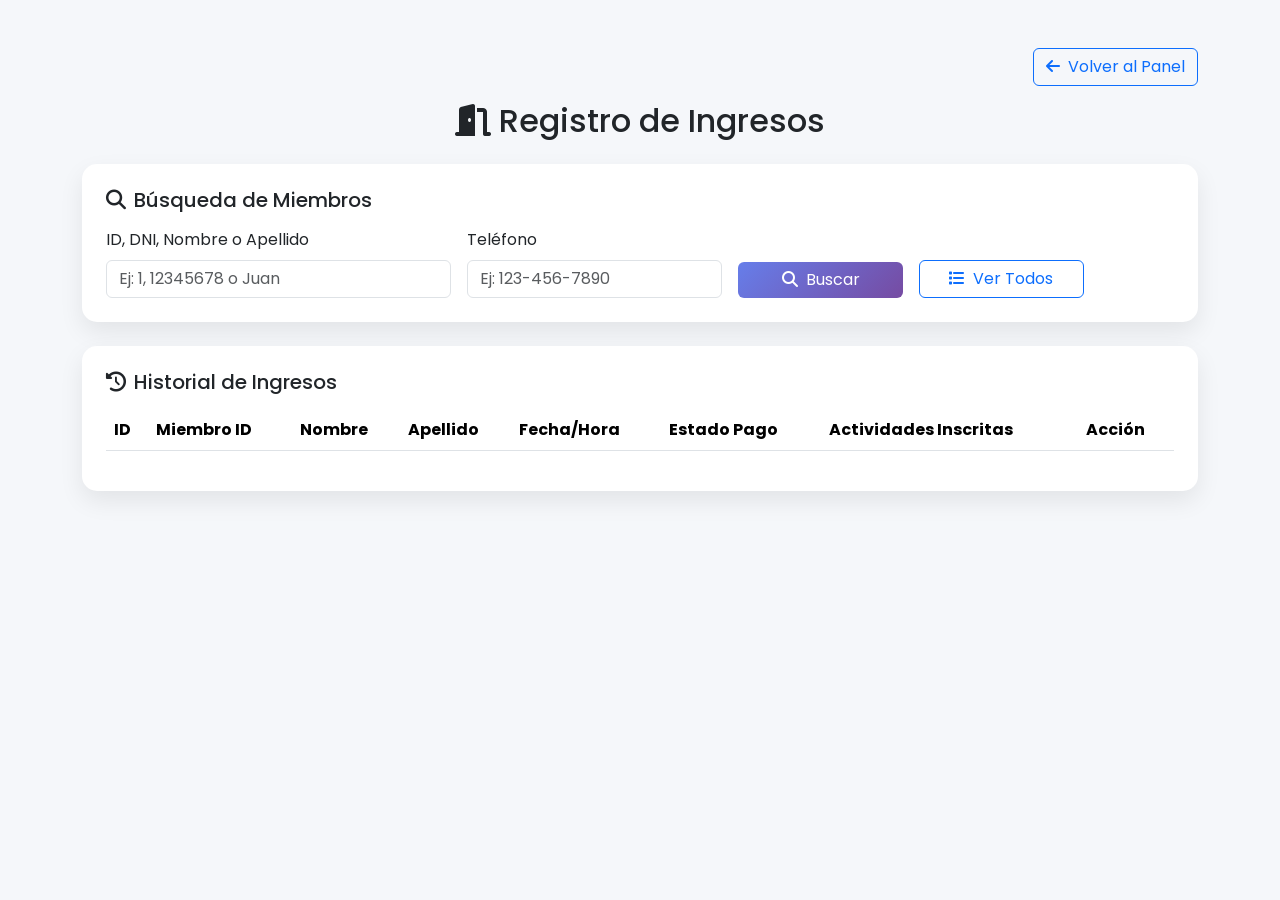
<file: ingresos.html>
<!DOCTYPE html>
<html lang="es">

<head>
    <meta charset="UTF-8">
    <meta name="viewport" content="width=device-width, initial-scale=1">
    <title>Gimnasio Valeria - Registro de Ingresos</title>
    <!-- Bootstrap CSS -->
    <link href="https://cdn.jsdelivr.net/npm/bootstrap@5.3.3/dist/css/bootstrap.min.css" rel="stylesheet">
    <!-- DataTables -->
    <link href="https://cdn.datatables.net/1.13.8/css/dataTables.bootstrap5.min.css" rel="stylesheet">
    <!-- Font Awesome -->
    <link href="https://cdnjs.cloudflare.com/ajax/libs/font-awesome/6.4.0/css/all.min.css" rel="stylesheet">
    <!-- Google Font -->
    <link href="https://fonts.googleapis.com/css2?family=Poppins:wght@400;500;600&display=swap" rel="stylesheet">
    <style>
        body {
            font-family: 'Poppins', sans-serif;
            background: #f5f7fa;
        }

        .card {
            box-shadow: 0 10px 25px rgba(0, 0, 0, .08);
            border: none;
            border-radius: 15px;
        }

        .btn-primary-custom {
            background: linear-gradient(135deg, #667eea 0%, #764ba2 100%);
            border: none;
            color: #fff;
        }

        .btn-primary-custom:hover {
            transform: translateY(-2px);
        }

        .suggestions-list {
            position: absolute;
            top: 100%;
            left: 0;
            right: 0;
            background: white;
            border: 1px solid #ddd;
            border-radius: 0 0 8px 8px;
            max-height: 250px;
            overflow-y: auto;
            z-index: 1000;
            list-style: none;
            padding: 0;
            margin: 0;
            box-shadow: 0 4px 6px rgba(0, 0, 0, 0.1);
        }

        .suggestions-list li {
            padding: 10px 15px;
            cursor: pointer;
            border-bottom: 1px solid #eee;
            transition: background-color 0.2s;
        }

        .suggestions-list li:hover {
            background-color: #f0f4f8;
            color: #667eea;
        }

        .suggestions-list li:last-child {
            border-bottom: none;
        }
    </style>
</head>

<body>
    <div class="container py-5">
        <div class="d-flex justify-content-end mb-3">
            <a href="index.html" class="btn btn-outline-primary"><i class="fas fa-arrow-left me-2"></i>Volver al
                Panel</a>
        </div>
        <h2 class="mb-4 text-center"><i class="fas fa-door-open me-2"></i>Registro de Ingresos</h2>
        <!-- Búsqueda Mejorada -->
        <div class="card p-4 mb-4">
            <h5 class="mb-3"><i class="fas fa-search me-2"></i>Búsqueda de Miembros</h5>
            <form id="formBuscar" class="row g-3 align-items-end">
                <div class="col-md-4 position-relative">
                    <label class="form-label">ID, DNI, Nombre o Apellido</label>
                    <input type="text" id="inputBusquedaPrincipal" class="form-control"
                        placeholder="Ej: 1, 12345678 o Juan" autocomplete="off">
                    <ul id="listaSugerencias" class="suggestions-list d-none"></ul>
                </div>
                <div class="col-md-3">
                    <label class="form-label">Teléfono</label>
                    <input type="text" id="inputTelefono" class="form-control" placeholder="Ej: 123-456-7890">
                </div>
                <div class="col-md-2">
                    <button class="btn btn-primary-custom btn-custom w-100" type="submit">
                        <i class="fas fa-search me-2"></i>Buscar
                    </button>
                </div>
                <div class="col-md-2">
                    <button type="button" id="btnMostrarTodos" class="btn btn-outline-primary btn-custom w-100">
                        <i class="fas fa-list me-2"></i>Ver Todos
                    </button>
                </div>
            </form>

            <!-- Resultado de búsqueda individual -->
            <div id="resultadoBusqueda" class="mt-4 d-none">
                <div class="card bg-light p-3">
                    <h5 class="text-primary mb-2">Miembro Encontrado:</h5>
                    <div id="infoMiembro"></div>
                    <button id="btnRegistrar" class="btn btn-success btn-custom mt-2">
                        <i class="fas fa-door-open me-2"></i>Registrar Ingreso
                    </button>
                </div>
            </div>
        </div>

        <!-- Lista completa de miembros -->
        <div id="listaMiembrosContainer" class="card p-4 mb-4 d-none">
            <h5 class="mb-3"><i class="fas fa-users me-2"></i>Todos los Miembros</h5>
            <table id="tablaMiembros" class="table table-striped w-100">
                <thead>
                    <tr>
                        <th>ID</th>
                        <th>Nombre Completo</th>
                        <th>Teléfono</th>
                        <th>Vencimiento</th>
                        <th>Acción</th>
                    </tr>
                </thead>
                <tbody></tbody>
            </table>
        </div>

        <div class="card p-4">
            <h5 class="mb-3"><i class="fas fa-history me-2"></i>Historial de Ingresos</h5>
            <table id="tablaIngresos" class="table table-striped table-custom w-100">
                <thead>
                    <tr>
                        <th>ID</th>
                        <th>Miembro ID</th>
                        <th>Nombre</th>
                        <th>Apellido</th>
                        <th>Fecha/Hora</th>
                        <th>Estado Pago</th>
                        <th>Actividades Inscritas</th>
                        <th>Acción</th> <!-- Nueva columna -->
                    </tr>
                </thead>
                <tbody></tbody>
            </table>
        </div>
    </div>

    <!-- Modal para Membresía Vencida -->
    <div class="modal fade" id="modalVencimiento" tabindex="-1" aria-labelledby="modalVencimientoLabel"
        aria-hidden="true">
        <div class="modal-dialog modal-dialog-centered">
            <div class="modal-content border-danger">
                <div class="modal-header bg-danger text-white">
                    <h5 class="modal-title" id="modalVencimientoLabel">
                        <i class="fas fa-exclamation-triangle me-2"></i>¡MEMBRESÍA VENCIDA!
                    </h5>
                    <button type="button" class="btn-close btn-close-white" data-bs-dismiss="modal"
                        aria-label="Close"></button>
                </div>
                <div class="modal-body text-center">
                    <div class="alert alert-danger" role="alert">
                        <i class="fas fa-calendar-times fa-3x mb-3 text-danger"></i>
                        <h4 class="alert-heading">Membresía Vencida</h4>
                        <p class="mb-3">El miembro <strong id="nombreMiembroVencido"></strong> tiene su membresía
                            vencida desde el <strong id="fechaVencimiento"></strong>.</p>
                        <hr>
                        <p class="mb-0">Por favor, solicite al miembro que renueve su membresía antes de permitir el
                            ingreso.</p>
                    </div>
                    <div class="d-grid gap-2 d-md-flex justify-content-md-center">
                        <button type="button" class="btn btn-outline-secondary" data-bs-dismiss="modal">
                            <i class="fas fa-times me-2"></i>Cancelar Ingreso
                        </button>
                        <button type="button" class="btn btn-warning" id="btnPermitirIngresoVencido">
                            <i class="fas fa-check me-2"></i>Permitir Ingreso (Excepcional)
                        </button>
                    </div>
                </div>
            </div>
        </div>
    </div>

    <!-- Scripts -->
    <script src="https://code.jquery.com/jquery-3.7.1.min.js"></script>
    <script src="https://cdn.datatables.net/1.13.8/js/jquery.dataTables.min.js"></script>
    <script src="https://cdn.datatables.net/1.13.8/js/dataTables.bootstrap5.min.js"></script>
    <script src="https://cdn.jsdelivr.net/npm/bootstrap@5.3.3/dist/js/bootstrap.bundle.min.js"></script>
    <script>
        // GymStorage (simplificado, idéntico al usado en index.html)
        class GymStorage {
            constructor() { this.init(); }
            init() {
                if (!localStorage.getItem('gym_usuarios')) localStorage.setItem('gym_usuarios', '[]');
                if (!localStorage.getItem('gym_ingresos')) localStorage.setItem('gym_ingresos', '[]');
                if (!localStorage.getItem('gym_pagos')) localStorage.setItem('gym_pagos', '[]');
                if (!localStorage.getItem('gym_next_id')) localStorage.setItem('gym_next_id', '1');
            }
            getNextId() { const n = parseInt(localStorage.getItem('gym_next_id')); localStorage.setItem('gym_next_id', String(n + 1)); return n; }
            getUsuarios() { return JSON.parse(localStorage.getItem('gym_usuarios') || '[]'); }
            getUsuario(id) { return this.getUsuarios().find(u => u.id === parseInt(id)); }
            getPagos() { return JSON.parse(localStorage.getItem('gym_pagos') || '[]'); }
            getIngresos() { return JSON.parse(localStorage.getItem('gym_ingresos') || '[]'); }
            addIngreso(i) { const arr = this.getIngresos(); i.id = this.getNextId(); arr.push(i); localStorage.setItem('gym_ingresos', JSON.stringify(arr)); }
            getClases() { return JSON.parse(localStorage.getItem('gym_clases') || '[]'); }
            getInscripciones() { return JSON.parse(localStorage.getItem('gym_inscripciones') || '[]'); }
            getClasesUsuario(usuarioId) {
                const inscripciones = this.getInscripciones();
                const clases = this.getClases();
                return inscripciones
                    .filter(i => i.usuario_id === parseInt(usuarioId))
                    .map(i => clases.find(c => c.id === i.clase_id))
                    .filter(c => c);
            }
        }
        const storage = new GymStorage();

        // Función auxiliar para parsear fecha localmente
        function parseLocalYMD(dateStr) {
            if (!dateStr || String(dateStr).trim() === '') return null;
            // Fix: Parse YYYY-MM-DD manually to avoid UTC conversion issues
            if (/^\d{4}-\d{2}-\d{2}$/.test(dateStr)) {
                const [y, m, d] = dateStr.split('-').map(Number);
                return new Date(y, m - 1, d);
            }
            const d = new Date(dateStr);
            if (Number.isNaN(d.getTime())) return null;
            d.setHours(0, 0, 0, 0);
            return d;
        }

        // Función para verificar si una membresía está vencida
        function estaVencida(fechaVencimiento) {
            const vencimiento = parseLocalYMD(fechaVencimiento);
            if (!vencimiento) return true;
            const hoy = new Date();
            hoy.setHours(0, 0, 0, 0);
            return vencimiento < hoy;
        }

        // Función para formatear fecha en español
        function formatearFecha(fecha) {
            const d = parseLocalYMD(fecha);
            if (!d) return '';
            return d.toLocaleDateString('es-ES', {
                year: 'numeric',
                month: 'long',
                day: 'numeric'
            });
        }

        // DataTable
        const dt = $('#tablaIngresos').DataTable({ language: { search: 'Buscar:', lengthMenu: 'Mostrar _MENU_', info: '_START_ - _END_ de _TOTAL_', paginate: { first: 'Primero', last: 'Último', next: 'Siguiente', previous: 'Anterior' }, emptyTable: 'Sin registros' }, order: [[0, 'desc']] });
        function refrescarTabla() {
            const pagos = storage.getPagos();
            const data = storage.getIngresos().map(i => {
                const usuario = storage.getUsuario(i.usuario_id);
                const nombre = usuario ? usuario.nombre : 'Desconocido';
                const apellido = usuario ? usuario.apellido : '';

                // Obtener actividades inscritas ACTUALES del usuario
                const clasesUsuario = usuario ? storage.getClasesUsuario(i.usuario_id) : [];
                const actividadesInscritas = clasesUsuario.length > 0
                    ? clasesUsuario.map(c => c.nombre).join(', ')
                    : 'Sin inscripciones';

                const pagosUsuario = pagos
                    .filter(p => parseInt(p.usuario_id) === parseInt(i.usuario_id))
                    .filter(p => p.fecha)
                    .sort((a, b) => new Date(b.fecha) - new Date(a.fecha));
                const estadoPago = pagosUsuario.length ? (pagosUsuario[0].estado || 'N/A') : 'Sin pagos';
                return [
                    i.id,
                    i.usuario_id,
                    nombre,
                    apellido,
                    new Date(i.fecha).toLocaleString('es-ES'),
                    estadoPago,
                    actividadesInscritas,
                    `<button class='btn btn-sm btn-warning me-2' onclick='editarIngreso(${i.id})'>Editar</button>
             <button class='btn btn-sm btn-danger' onclick='eliminarIngreso(${i.id})'>Eliminar</button>`
                ];
            }).sort((a, b) => b[0] - a[0]);
            dt.clear().rows.add(data).draw();
        }
        refrescarTabla();

        // DataTable para lista de miembros
        const tablaMiembros = $('#tablaMiembros').DataTable({
            destroy: true,
            columnDefs: [{ orderable: false, targets: 4 }],
            language: {
                search: 'Buscar:',
                lengthMenu: 'Mostrar _MENU_ registros',
                info: '_START_ - _END_ de _TOTAL_ registros',
                paginate: { first: 'Primero', last: 'Último', next: 'Siguiente', previous: 'Anterior' },
                emptyTable: 'No hay miembros registrados',
                zeroRecords: 'No se encontraron registros'
            }
        });

        // Buscar miembro (unificado)
        $('#formBuscar').on('submit', function (e) {
            e.preventDefault();
            const busqueda = $('#inputBusquedaPrincipal').val().trim();
            const telefono = $('#inputTelefono').val().trim();

            let usuario = null;
            const usuarios = storage.getUsuarios();

            if (busqueda) {
                // Intentar buscar por ID (si es un número exacto)
                if (!isNaN(busqueda) && busqueda.trim() !== '') {
                    usuario = usuarios.find(u => u.id === parseInt(busqueda));
                }

                // Busqueda por DNI, Nombre o Apellido (insensitive)
                if (!usuario) {
                    const busquedaLower = busqueda.toLowerCase();
                    usuario = usuarios.find(u =>
                        (u.dni && String(u.dni).includes(busqueda)) ||
                        (u.nombre && u.nombre.toLowerCase().includes(busquedaLower)) ||
                        (u.apellido && u.apellido.toLowerCase().includes(busquedaLower))
                    );
                }
            }

            // Si no se encontró nada y hay teléfono, buscar por teléfono
            if (!usuario && telefono) {
                usuario = usuarios.find(u => u.telefono && u.telefono.includes(telefono));
            }

            if (usuario) {
                mostrarMiembro(usuario);
                $('#listaMiembrosContainer').addClass('d-none');
            } else {
                alert('Miembro no encontrado. Intente con ID, DNI o teléfono.');
                $('#resultadoBusqueda').addClass('d-none');
            }
        });

        // Autocompletado en tiempo real
        $('#inputBusquedaPrincipal').on('input', function () {
            const busqueda = $(this).val().toLowerCase().trim();
            const suggestionsList = $('#listaSugerencias');
            suggestionsList.empty().addClass('d-none');

            if (busqueda.length < 2) return; // Esperar al menos 2 caracteres

            const usuarios = storage.getUsuarios();
            const sugerencias = usuarios.filter(u =>
                (u.nombre && u.nombre.toLowerCase().includes(busqueda)) ||
                (u.apellido && u.apellido.toLowerCase().includes(busqueda)) ||
                (u.dni && String(u.dni).includes(busqueda))
            );

            if (sugerencias.length > 0) {
                sugerencias.slice(0, 10).forEach(u => { // Mostrar máximo 10 sugerencias
                    const li = $(`<li>
                        <strong>${u.nombre} ${u.apellido}</strong><br>
                        <small class="text-muted">DNI: ${u.dni || 'N/A'} - ID: ${u.id}</small>
                    </li>`);

                    li.on('click', function () {
                        // Al hacer clic, seleccionamos el usuario directamente
                        mostrarMiembro(u);
                        $('#listaMiembrosContainer').addClass('d-none');
                        $('#inputBusquedaPrincipal').val(`${u.nombre} ${u.apellido}`); // Poner nombre en el input
                        suggestionsList.addClass('d-none'); // Ocultar lista
                    });

                    suggestionsList.append(li);
                });
                suggestionsList.removeClass('d-none');
            }
        });

        // Ocultar sugerencias al hacer clic fuera
        $(document).on('click', function (e) {
            if (!$(e.target).closest('#inputBusquedaPrincipal').length && !$(e.target).closest('#listaSugerencias').length) {
                $('#listaSugerencias').addClass('d-none');
            }
        });

        // Función para mostrar información del miembro
        function mostrarMiembro(usuario) {
            const vencida = estaVencida(usuario.fecha_vencimiento);
            const estadoClass = vencida ? 'text-danger' : 'text-success';
            const estadoTexto = vencida ? '⚠️ VENCIDA' : '✅ ACTIVA';

            const info = `
        <div class="row">
            <div class="col-md-6">
                <p><strong>ID:</strong> ${usuario.id}</p>
                <p><strong>Nombre:</strong> ${usuario.nombre} ${usuario.apellido}</p>
                <p><strong>Teléfono:</strong> ${usuario.telefono || 'No especificado'}</p>
            </div>
            <div class="col-md-6">
                <p><strong>Email:</strong> ${usuario.email || 'No especificado'}</p>
                <p><strong>Vencimiento:</strong> <span class="${estadoClass} fw-bold">${usuario.fecha_vencimiento} ${estadoTexto}</span></p>
                <p><strong>DNI:</strong> ${usuario.dni}</p>
            </div>
        </div>
    `;

            $('#infoMiembro').html(info);
            $('#btnRegistrar').data('uid', usuario.id);
            $('#resultadoBusqueda').removeClass('d-none');
        }

        // Mostrar todos los miembros
        $('#btnMostrarTodos').on('click', function () {
            const usuarios = storage.getUsuarios();

            tablaMiembros.clear();
            tablaMiembros.rows.add(usuarios.map(u => {
                const vencida = estaVencida(u.fecha_vencimiento);
                const estadoClass = vencida ? 'text-danger fw-bold' : 'text-success';
                const estadoTexto = vencida ? '⚠️ VENCIDA' : '✅ ACTIVA';
                const btnClass = vencida ? 'btn-warning' : 'btn-success';

                return [
                    u.id,
                    `${u.nombre} ${u.apellido}`,
                    u.telefono || 'Sin teléfono',
                    `<span class="${estadoClass}">${u.fecha_vencimiento} ${estadoTexto}</span>`,
                    `<button class="btn btn-sm ${btnClass}" onclick="registrarIngresoDirecto(${u.id}, '${u.nombre}', '${u.apellido}', '${u.fecha_vencimiento}')">
                <i class="fas fa-door-open me-1"></i>Registrar Ingreso
             </button>`
                ];
            }));
            tablaMiembros.draw();

            $('#listaMiembrosContainer').removeClass('d-none');
            $('#resultadoBusqueda').addClass('d-none');
        });

        // Registrar ingreso desde búsqueda individual
        $('#btnRegistrar').on('click', function () {
            const id = $(this).data('uid');
            const usuario = storage.getUsuario(id);

            if (!usuario) {
                alert('Miembro no encontrado');
                return;
            }

            // Verificar si la membresía está vencida
            if (estaVencida(usuario.fecha_vencimiento)) {
                mostrarModalVencimiento(usuario);
                return;
            }

            // Si no está vencida, registrar ingreso normalmente
            registrarIngreso(usuario);
        });

        // Función para mostrar modal de vencimiento
        function mostrarModalVencimiento(usuario) {
            $('#nombreMiembroVencido').text(`${usuario.nombre} ${usuario.apellido}`);
            $('#fechaVencimiento').text(formatearFecha(usuario.fecha_vencimiento));

            // Configurar botón para permitir ingreso excepcional
            $('#btnPermitirIngresoVencido').off('click').on('click', function () {
                registrarIngreso(usuario, true);
                $('#modalVencimiento').modal('hide');
            });

            $('#modalVencimiento').modal('show');
        }

        // Función para registrar ingreso
        function registrarIngreso(usuario, esExcepcional = false) {
            const clasesUsuario = storage.getClasesUsuario(usuario.id);
            const actividad = clasesUsuario.map(c => c.nombre).join(', ') || 'Sin Actividad';

            storage.addIngreso({
                usuario_id: usuario.id,
                fecha: new Date().toISOString(),
                excepcional: esExcepcional,
                actividad: actividad
            });

            const mensaje = esExcepcional
                ? `⚠️ Ingreso EXCEPCIONAL registrado para ${usuario.nombre} ${usuario.apellido} (Membresía vencida)`
                : `✅ Ingreso registrado para ${usuario.nombre} ${usuario.apellido}`;

            alert(mensaje);
            $('#resultadoBusqueda').addClass('d-none');
            $('#inputBusquedaPrincipal').val('');
            $('#inputTelefono').val('');
            refrescarTabla();
        }

        // Función global para registro directo desde tabla
        function registrarIngresoDirecto(id, nombre, apellido, fechaVencimiento) {
            const usuario = storage.getUsuario(id);

            if (!usuario) {
                alert('Miembro no encontrado');
                return;
            }

            // Verificar si la membresía está vencida
            if (estaVencida(fechaVencimiento)) {
                mostrarModalVencimiento(usuario);
                return;
            }

            // Si no está vencida, registrar ingreso normalmente
            registrarIngreso(usuario);
        }

        // Función para editar un ingreso
        function editarIngreso(id) {
            const ingresos = storage.getIngresos();
            const ingreso = ingresos.find(i => i.id === id);

            if (!ingreso) {
                alert('Ingreso no encontrado');
                return;
            }

            const nuevoUsuarioId = prompt('Ingrese el nuevo ID de usuario:', ingreso.usuario_id);
            if (nuevoUsuarioId) {
                ingreso.usuario_id = parseInt(nuevoUsuarioId);
                localStorage.setItem('gym_ingresos', JSON.stringify(ingresos));
                alert('Ingreso actualizado correctamente');
                refrescarTabla();
            }
        }

        // Función para eliminar un ingreso
        function eliminarIngreso(id) {
            let ingresos = storage.getIngresos();
            ingresos = ingresos.filter(i => i.id !== id);
            localStorage.setItem('gym_ingresos', JSON.stringify(ingresos));
            alert('Ingreso eliminado correctamente');
            refrescarTabla();
        }
    </script>
</body>

</html>
</file>
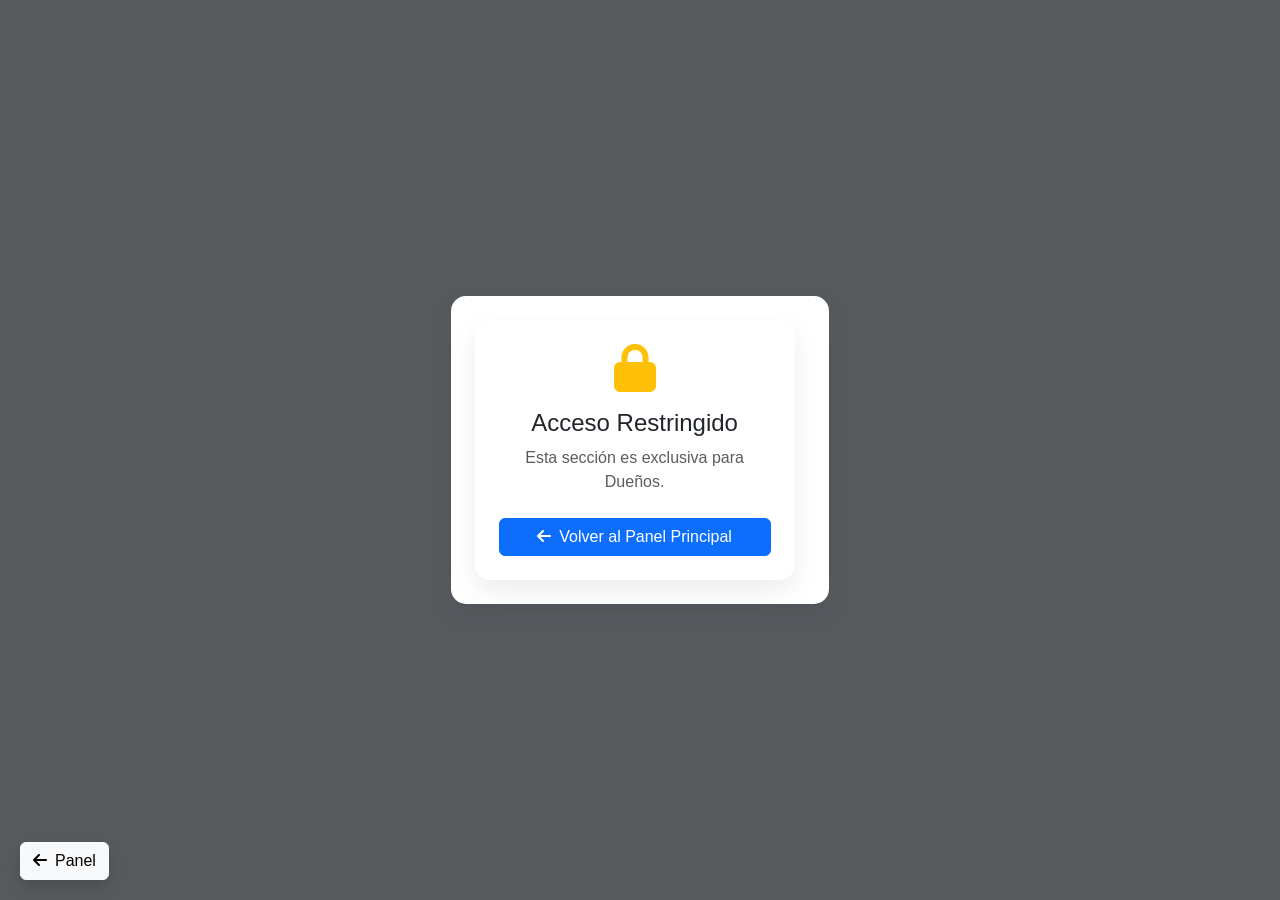
<file: ingresos_mes.html>
<!DOCTYPE html>
<html lang="es">

<head>
    <meta charset="UTF-8">
    <meta name="viewport" content="width=device-width, initial-scale=1">
    <title>Gimnasio Valeria - Ingresos del Mes</title>
    <link href="https://cdn.jsdelivr.net/npm/bootstrap@5.3.3/dist/css/bootstrap.min.css" rel="stylesheet">
    <link href="https://cdn.datatables.net/1.13.8/css/dataTables.bootstrap5.min.css" rel="stylesheet">
    <link href="https://cdnjs.cloudflare.com/ajax/libs/font-awesome/6.4.0/css/all.min.css" rel="stylesheet">
    <style>
        body {
            font-family: 'Poppins', sans-serif;
            background: #f8f9fc;
        }

        .card {
            border: none;
            box-shadow: 0 10px 25px rgba(0, 0, 0, .08);
            border-radius: 15px;
        }

        .blur-bg {
            backdrop-filter: blur(8px);
        }
    </style>
</head>

<body>
    <!-- Overlay de autenticación -->
    <div id="authOverlay"
        class="position-fixed top-0 start-0 w-100 h-100 d-flex align-items-center justify-content-center bg-dark bg-opacity-75 blur-bg">
        <div class="card p-4" style="min-width:320px;max-width:90%;">
            <div class="card p-4" style="min-width:320px;max-width:90%;">
                <div class="text-center mb-3">
                    <i class="fas fa-lock fa-3x text-warning"></i>
                </div>
                <h4 class="text-center mb-2">Acceso Restringido</h4>
                <p class="text-center text-muted mb-4">Esta sección es exclusiva para Dueños.</p>

                <div class="d-grid gap-2">
                    <a href="index.html" class="btn btn-primary">
                        <i class="fas fa-arrow-left me-2"></i>Volver al Panel Principal
                    </a>
                </div>
            </div>
        </div>

        <!-- Contenido protegido -->
        <div id="protectedContent" style="display:none;" class="container py-5">
            <div class="d-flex justify-content-end mb-3">
                <a href="index.html" class="btn btn-outline-primary"><i class="fas fa-arrow-left me-2"></i>Volver al
                    Panel</a>
            </div>
            <h2 class="text-center mb-4"><i class="fas fa-chart-line me-2"></i>Ingresos del Mes Actual</h2>

            <div class="card p-4 mb-4 text-center">
                <h5>Total del Mes</h5>
                <h1 id="totalMes" class="display-5 fw-bold text-success">$0.00</h1>
            </div>

            <div class="card p-4">
                <h5 class="mb-3"><i class="fas fa-list me-2"></i>Detalle de Pagos</h5>
                <table id="tablaPagosMes" class="table table-striped w-100">
                    <thead>
                        <tr>
                            <th>#</th>
                            <th>Fecha</th>
                            <th>Monto</th>
                            <th>Tipo</th>
                            <th>ID Miembro</th>
                        </tr>
                    </thead>
                    <tbody></tbody>
                </table>
            </div>
        </div>

        <script src="https://code.jquery.com/jquery-3.7.1.min.js"></script>
        <script src="https://cdn.datatables.net/1.13.8/js/jquery.dataTables.min.js"></script>
        <script src="https://cdn.datatables.net/1.13.8/js/dataTables.bootstrap5.min.js"></script>
        <script src="https://cdn.jsdelivr.net/npm/bootstrap@5.3.3/dist/js/bootstrap.bundle.min.js"></script>
        <script>
            // Storage wrapper para acceder a pagos en localStorage
            class FitStorage {
                getPagos() { return JSON.parse(localStorage.getItem('gym_pagos') || '[]'); }
            }
            const store = new FitStorage();

            function renderTable() {
                const pagos = store.getPagos();
                const now = new Date();
                const delMes = pagos.filter(p => { const d = new Date(p.fecha); return d.getMonth() === now.getMonth() && d.getFullYear() === now.getFullYear(); });
                const total = delMes.reduce((s, p) => s + parseFloat(p.monto), 0);
                document.getElementById('totalMes').textContent = `$${total.toFixed(2)}`;

                const dt = $('#tablaPagosMes').DataTable({ destroy: true, order: [[1, 'desc']], language: { search: 'Buscar', lengthMenu: 'Mostrar _MENU_', info: '_START_-_END_ de _TOTAL_', paginate: { first: 'Primero', last: 'Último', next: 'Sig', previous: 'Ant' }, emptyTable: 'Sin datos' } });
                dt.clear();
                dt.rows.add(delMes.map((p, i) => [i + 1, p.fecha, `$${parseFloat(p.monto).toFixed(2)}`, p.tipo, p.usuario_id]));
                dt.draw();
            }

            // AUTENTICACIÓN AUTOMÁTICA UNIFICADA
            $(document).ready(function () {
                // Verificamos estado del Login principal
                const isLoggedIn = localStorage.getItem('gym_loggedIn') === 'true';
                const role = localStorage.getItem('gym_role');

                // Si está logueado como DUEÑO, entra directo
                if (isLoggedIn && role === 'owner') {
                    $('#authOverlay').hide();
                    $('#protectedContent').show();
                    renderTable();
                } else {
                    // Si es empleado o no está logueado, se queda en el Overlay
                    // El overlay ahora solo muestra botón de volver, porque el login se hace en index.html
                    console.log('Acceso denegado: Rol actual ->', role);
                }
            });
        </script>
        <!-- Botón flotante para volver al panel -->
        <a href="index.html" class="btn btn-light shadow position-fixed" style="bottom:20px;left:20px;z-index:2000;">
            <i class="fas fa-arrow-left me-2"></i>Panel
        </a>
</body>

</html>
</file>
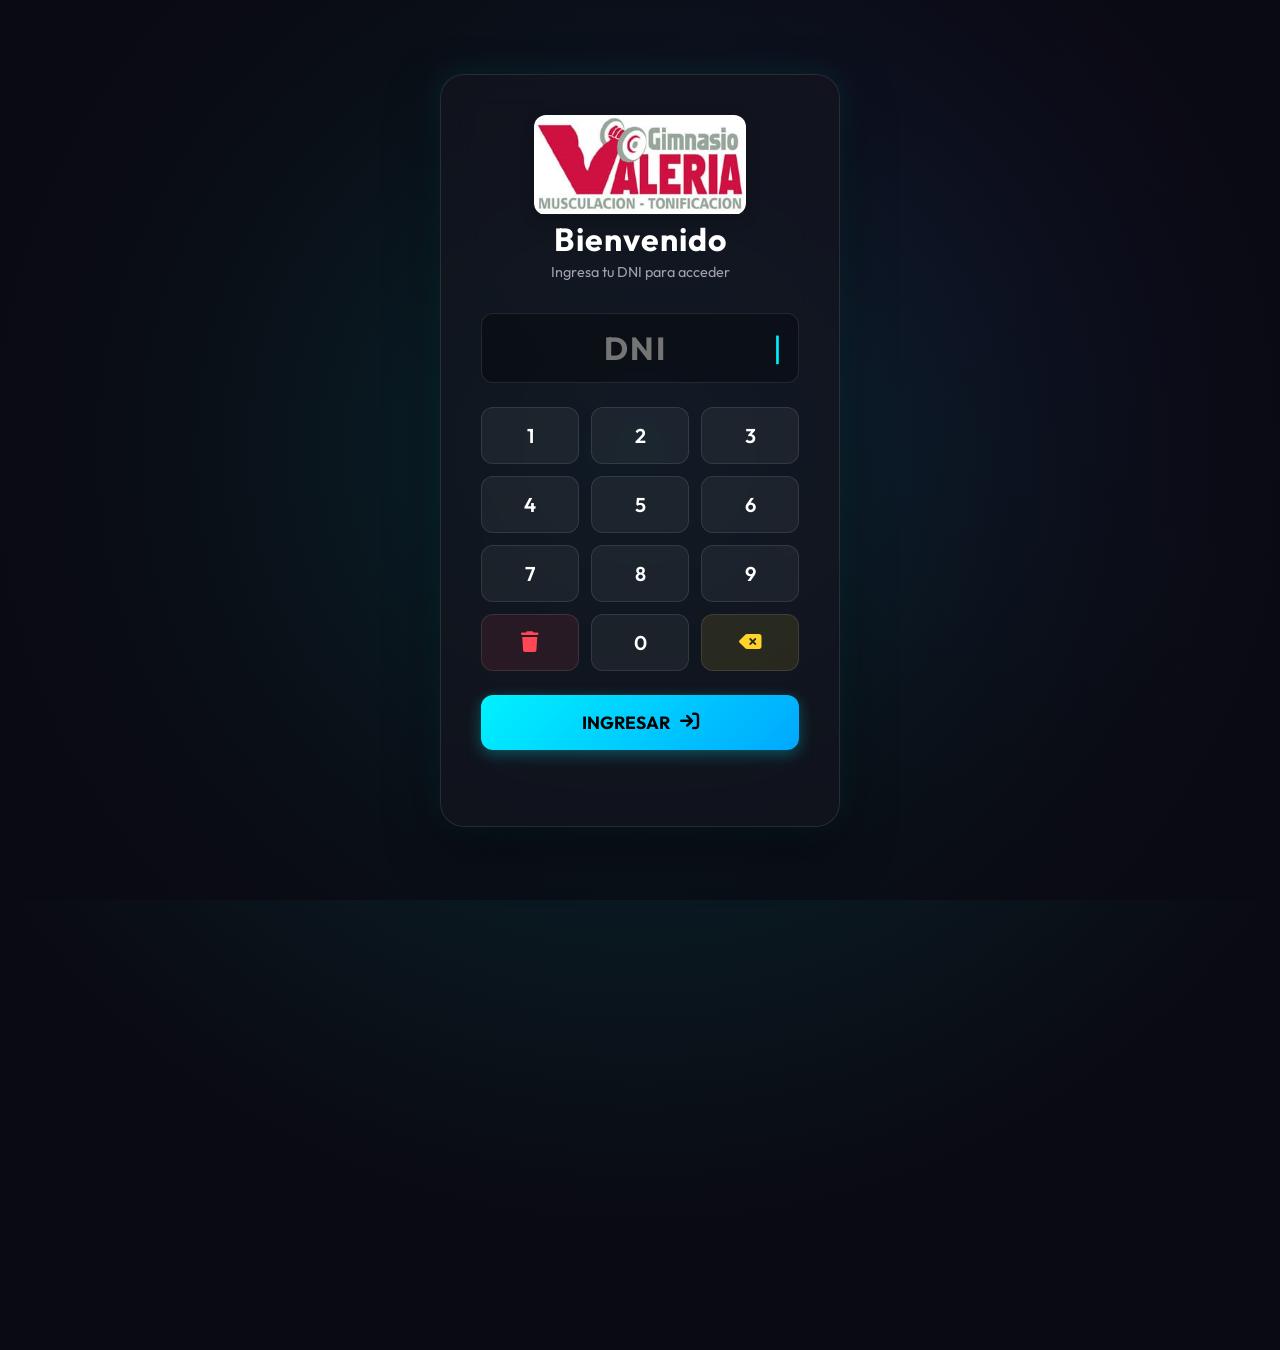
<file: loguin.html>
<!DOCTYPE html>
<html lang="es">

<head>
    <meta charset="UTF-8">
    <meta name="viewport" content="width=device-width, initial-scale=1.0">
    <title>Acceso - Gimnasio Valeria</title>
    <link rel="preconnect" href="https://fonts.googleapis.com">
    <link rel="preconnect" href="https://fonts.gstatic.com" crossorigin>
    <link href="https://fonts.googleapis.com/css2?family=Outfit:wght@300;400;600;700&display=swap" rel="stylesheet">
    <link rel="stylesheet" href="loguin..css">
    <link rel="stylesheet" href="https://cdnjs.cloudflare.com/ajax/libs/font-awesome/6.4.0/css/all.min.css">
</head>

<body>
    <div class="background-overlay"></div>
    <div class="login-container">
        <header class="login-header">
            <div class="logo-container-main mb-3">
                <img src="logo de Gimnasio Valeria.jpg" alt="Logo">
            </div>
            <h1>Bienvenido</h1>
            <p>Ingresa tu DNI para acceder</p>
        </header>

        <div class="display-container">
            <input type="text" id="dniInput" placeholder="DNI" readonly class="dni-display">
            <span class="cursor">|</span>
        </div>

        <div id="pago-info" class="pago-info hidden"></div>

        <div class="keypad">
            <button class="key" onclick="appendNumber('1')">1</button>
            <button class="key" onclick="appendNumber('2')">2</button>
            <button class="key" onclick="appendNumber('3')">3</button>
            <button class="key" onclick="appendNumber('4')">4</button>
            <button class="key" onclick="appendNumber('5')">5</button>
            <button class="key" onclick="appendNumber('6')">6</button>
            <button class="key" onclick="appendNumber('7')">7</button>
            <button class="key" onclick="appendNumber('8')">8</button>
            <button class="key" onclick="appendNumber('9')">9</button>
            <button class="key action-btn clear" onclick="clearInput()"><i class="fa-solid fa-trash"></i></button>
            <button class="key" onclick="appendNumber('0')">0</button>
            <button class="key action-btn backspace" onclick="backspace()"><i
                    class="fa-solid fa-delete-left"></i></button>
        </div>

        <button class="submit-btn" onclick="submitLogin()">
            INGRESAR <i class="fa-solid fa-arrow-right-to-bracket"></i>
        </button>

        <p id="message-container" class="message hidden"></p>
    </div>

    <script src="loguin.script.js"></script>
</body>

</html>
</file>
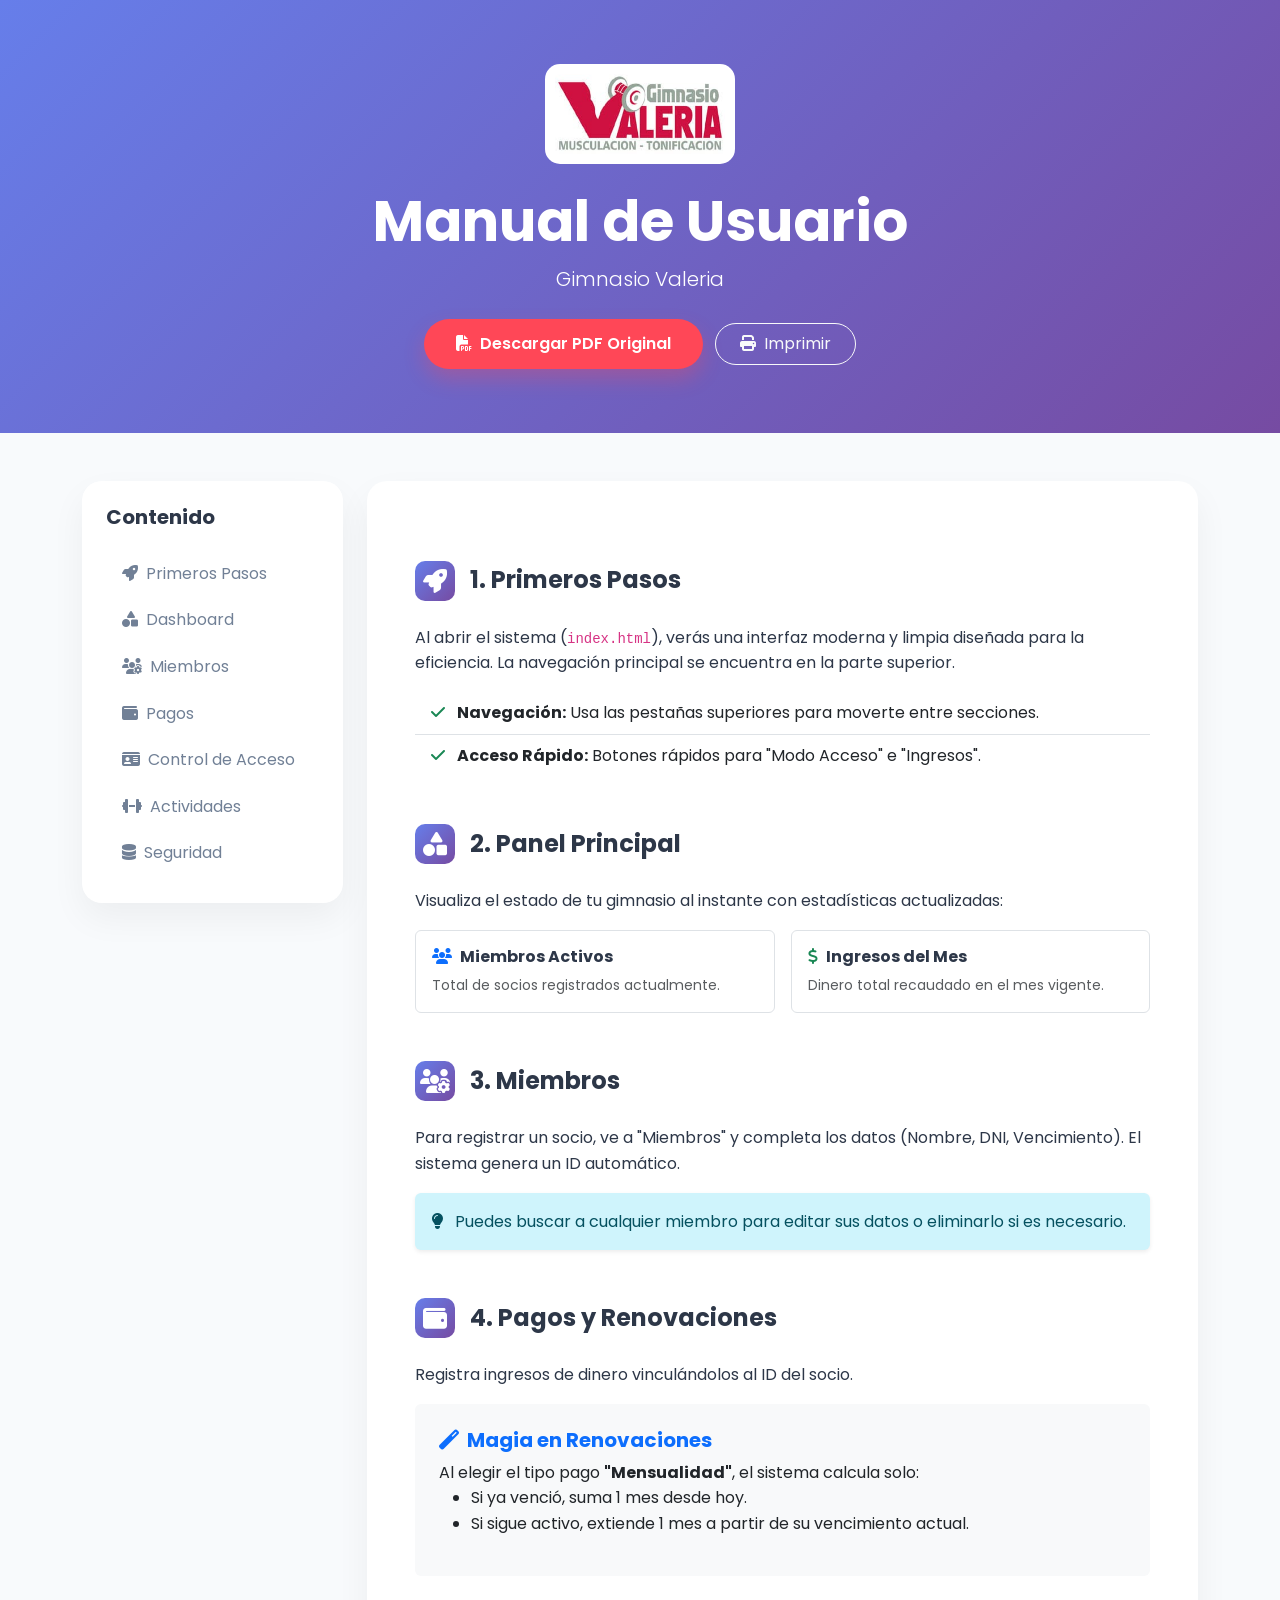
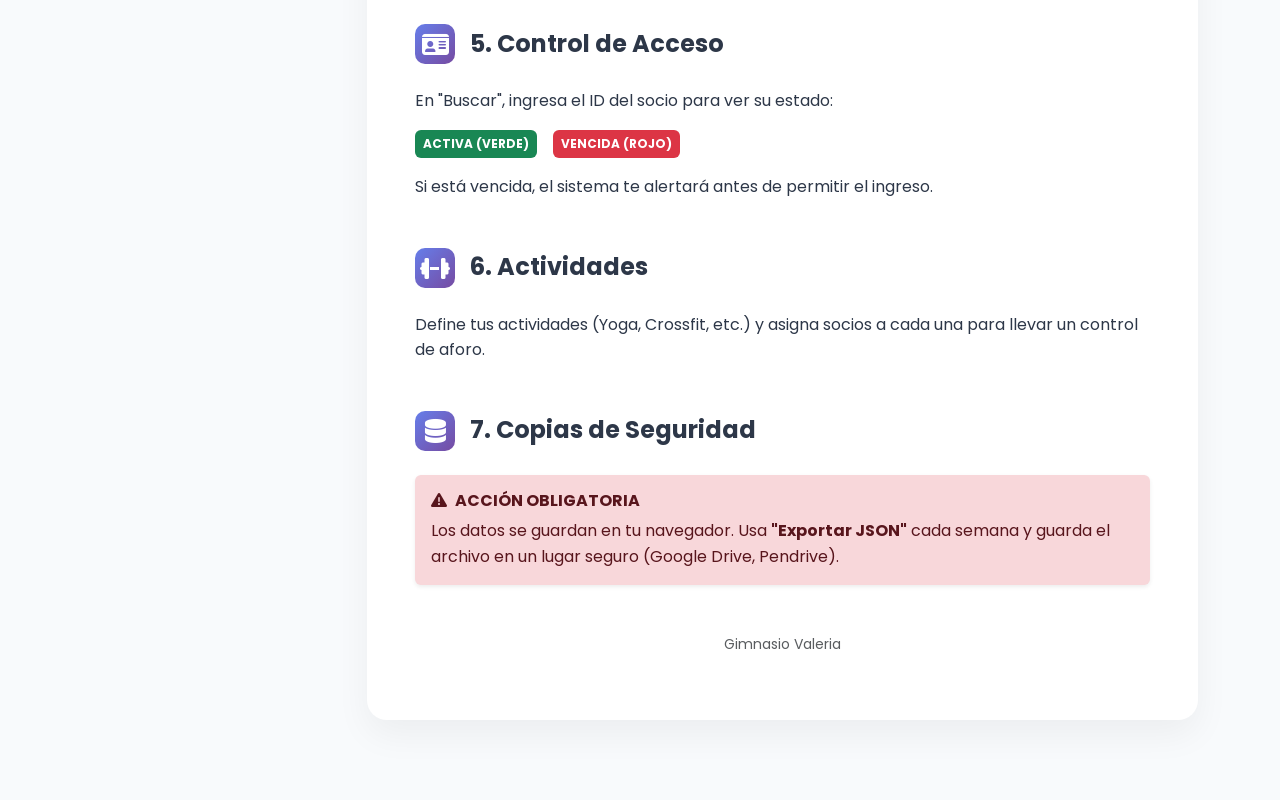
<file: manual.html>
<!DOCTYPE html>
<html lang="es">

<head>
    <meta charset="UTF-8">
    <meta name="viewport" content="width=device-width, initial-scale=1.0">
    <title>Manual de Usuario - Gimnasio Valeria</title>
    <link href="https://cdn.jsdelivr.net/npm/bootstrap@5.3.3/dist/css/bootstrap.min.css" rel="stylesheet">
    <link href="https://cdnjs.cloudflare.com/ajax/libs/font-awesome/6.4.0/css/all.min.css" rel="stylesheet">
    <link href="https://fonts.googleapis.com/css2?family=Poppins:wght@300;400;500;600;700&display=swap"
        rel="stylesheet">

    <style>
        :root {
            --primary-gradient: linear-gradient(135deg, #667eea 0%, #764ba2 100%);
            --text-primary: #2d3748;
            --text-secondary: #718096;
        }

        body {
            font-family: 'Poppins', sans-serif;
            background-color: #f8fafc;
            color: var(--text-primary);
            line-height: 1.6;
        }

        .manual-header {
            background: var(--primary-gradient);
            color: white;
            padding: 4rem 0;
            margin-bottom: 3rem;
            text-align: center;
        }

        .manual-card {
            background: white;
            border-radius: 20px;
            box-shadow: 0 15px 35px rgba(0, 0, 0, 0.05);
            border: none;
            overflow: hidden;
            margin-bottom: 2rem;
        }

        .nav-link {
            color: var(--text-secondary);
            border-radius: 10px;
            margin-bottom: 5px;
            transition: all 0.3s ease;
        }

        .nav-link:hover,
        .nav-link.active {
            background: rgba(102, 126, 234, 0.1);
            color: #667eea;
            transform: translateX(5px);
        }

        .section-icon {
            width: 40px;
            height: 40px;
            background: var(--primary-gradient);
            color: white;
            border-radius: 10px;
            display: inline-flex;
            align-items: center;
            justify-content: center;
            margin-right: 15px;
        }

        h4 {
            font-weight: 700;
            margin-top: 2rem;
            margin-bottom: 1.5rem;
            display: flex;
            align-items: center;
        }

        .manual-section {
            scroll-margin-top: 2rem;
        }

        .btn-pdf {
            background: #ff4757;
            color: white;
            border: none;
            padding: 0.8rem 2rem;
            border-radius: 50px;
            font-weight: 600;
            box-shadow: 0 10px 20px rgba(255, 71, 87, 0.3);
            transition: all 0.3s ease;
        }

        .btn-pdf:hover {
            transform: translateY(-3px);
            box-shadow: 0 15px 25px rgba(255, 71, 87, 0.4);
            color: white;
        }

        @media print {
            .no-print {
                display: none;
            }

            .manual-card {
                box-shadow: none;
                border: 1px solid #eee;
            }
        }
    </style>
</head>

<body>

    <header class="manual-header">
        <div class="container">
            <img src="logo de Gimnasio Valeria.jpg" alt="Logo"
                style="height: 100px; margin-bottom: 1.5rem; border-radius: 15px; background: white; padding: 10px;">
            <h1 class="display-4 fw-bold">Manual de Usuario</h1>
            <p class="lead">Gimnasio Valeria</p>
            <div class="mt-4 no-print">
                <a href="Manual de Usuario - FitPro Elite.pdf" target="_blank" class="btn btn-pdf">
                    <i class="fas fa-file-pdf me-2"></i>Descargar PDF Original
                </a>
                <button onclick="window.print()" class="btn btn-outline-light rounded-pill ms-2 px-4 py-2">
                    <i class="fas fa-print me-2"></i>Imprimir
                </button>
            </div>
        </div>
    </header>

    <div class="container pb-5">
        <div class="row">
            <div class="col-lg-3 no-print">
                <div class="sticky-top" style="top: 20px;">
                    <div class="manual-card p-4">
                        <h5 class="fw-bold mb-4">Contenido</h5>
                        <nav class="nav flex-column">
                            <a class="nav-link" href="#m-pasos"><i class="fas fa-rocket me-2"></i>Primeros Pasos</a>
                            <a class="nav-link" href="#m-dashboard"><i class="fas fa-shapes me-2"></i>Dashboard</a>
                            <a class="nav-link" href="#m-miembros"><i class="fas fa-users-cog me-2"></i>Miembros</a>
                            <a class="nav-link" href="#m-pagos"><i class="fas fa-wallet me-2"></i>Pagos</a>
                            <a class="nav-link" href="#m-ingresos"><i class="fas fa-id-card me-2"></i>Control de
                                Acceso</a>
                            <a class="nav-link" href="#m-clases"><i class="fas fa-dumbbell me-2"></i>Actividades</a>
                            <a class="nav-link" href="#m-backup"><i class="fas fa-database me-2"></i>Seguridad</a>
                        </nav>
                    </div>
                </div>
            </div>

            <div class="col-lg-9">
                <div class="manual-card p-4 p-md-5">

                    <div id="m-pasos" class="manual-section mb-5">
                        <h4><span class="section-icon"><i class="fas fa-rocket"></i></span> 1. Primeros Pasos</h4>
                        <p>Al abrir el sistema (<code>index.html</code>), verás una interfaz moderna y limpia diseñada
                            para la eficiencia. La navegación principal se encuentra en la parte superior.</p>
                        <ul class="list-group list-group-flush mb-4">
                            <li class="list-group-item bg-transparent"><i class="fas fa-check text-success me-2"></i>
                                <strong>Navegación:</strong> Usa las pestañas superiores para moverte entre secciones.
                            </li>
                            <li class="list-group-item bg-transparent"><i class="fas fa-check text-success me-2"></i>
                                <strong>Acceso Rápido:</strong> Botones rápidos para "Modo Acceso" e "Ingresos".
                            </li>
                        </ul>
                    </div>

                    <div id="m-dashboard" class="manual-section mb-5">
                        <h4><span class="section-icon"><i class="fas fa-shapes"></i></span> 2. Panel Principal</h4>
                        <p>Visualiza el estado de tu gimnasio al instante con estadísticas actualizadas:</p>
                        <div class="row g-3">
                            <div class="col-md-6">
                                <div class="p-3 border rounded">
                                    <h6 class="fw-bold"><i class="fas fa-users me-2 text-primary"></i>Miembros Activos
                                    </h6>
                                    <p class="small text-muted mb-0">Total de socios registrados actualmente.</p>
                                </div>
                            </div>
                            <div class="col-md-6">
                                <div class="p-3 border rounded">
                                    <h6 class="fw-bold"><i class="fas fa-dollar-sign me-2 text-success"></i>Ingresos del
                                        Mes</h6>
                                    <p class="small text-muted mb-0">Dinero total recaudado en el mes vigente.</p>
                                </div>
                            </div>
                        </div>
                    </div>

                    <div id="m-miembros" class="manual-section mb-5">
                        <h4><span class="section-icon"><i class="fas fa-users-cog"></i></span> 3. Miembros</h4>
                        <p>Para registrar un socio, ve a "Miembros" y completa los datos (Nombre, DNI, Vencimiento). El
                            sistema genera un ID automático.</p>
                        <div class="alert alert-info border-0 shadow-sm">
                            <i class="fas fa-lightbulb me-2"></i> Puedes buscar a cualquier miembro para editar sus
                            datos o eliminarlo si es necesario.
                        </div>
                    </div>

                    <div id="m-pagos" class="manual-section mb-5">
                        <h4><span class="section-icon"><i class="fas fa-wallet"></i></span> 4. Pagos y Renovaciones</h4>
                        <p>Registra ingresos de dinero vinculándolos al ID del socio.</p>
                        <div class="card bg-light border-0 p-4 mb-3">
                            <h5 class="fw-bold text-primary"><i class="fas fa-magic me-2"></i>Magia en Renovaciones</h5>
                            <p class="mb-0">Al elegir el tipo pago <strong>"Mensualidad"</strong>, el sistema calcula
                                solo:</p>
                            <ul>
                                <li>Si ya venció, suma 1 mes desde hoy.</li>
                                <li>Si sigue activo, extiende 1 mes a partir de su vencimiento actual.</li>
                            </ul>
                        </div>
                    </div>

                    <div id="m-ingresos" class="manual-section mb-5">
                        <h4><span class="section-icon"><i class="fas fa-id-card"></i></span> 5. Control de Acceso</h4>
                        <p>En "Buscar", ingresa el ID del socio para ver su estado:</p>
                        <div class="d-flex gap-3 mb-3">
                            <div class="badge bg-success p-2">ACTIVA (VERDE)</div>
                            <div class="badge bg-danger p-2">VENCIDA (ROJO)</div>
                        </div>
                        <p>Si está vencida, el sistema te alertará antes de permitir el ingreso.</p>
                    </div>

                    <div id="m-clases" class="manual-section mb-5">
                        <h4><span class="section-icon"><i class="fas fa-dumbbell"></i></span> 6. Actividades</h4>
                        <p>Define tus actividades (Yoga, Crossfit, etc.) y asigna socios a cada una para llevar un
                            control de aforo.</p>
                    </div>

                    <div id="m-backup" class="manual-section mb-5">
                        <h4><span class="section-icon"><i class="fas fa-database"></i></span> 7. Copias de Seguridad
                        </h4>
                        <div class="alert alert-danger border-0 shadow-sm">
                            <h6 class="fw-bold"><i class="fas fa-exclamation-triangle me-2"></i>ACCIÓN OBLIGATORIA</h6>
                            <p class="mb-0">Los datos se guardan en tu navegador. Usa <strong>"Exportar JSON"</strong>
                                cada semana y guarda el archivo en un lugar seguro (Google Drive, Pendrive).</p>
                        </div>
                    </div>

                    <div class="text-center mt-5">
                        <p class="text-muted small">Gimnasio Valeria</p>
                    </div>
                </div>
            </div>
        </div>
    </div>

    <script src="https://cdn.jsdelivr.net/npm/bootstrap@5.3.3/dist/js/bootstrap.bundle.min.js"></script>
</body>

</html>
</file>
<file: loguin..css>
:root {
    --primary-color: #00f2ff;
    /* Cyan Neon */
    --secondary-color: #7000ff;
    /* Purple Neon */
    --bg-dark: #0a0a12;
    --glass-bg: rgba(20, 20, 30, 0.7);
    --glass-border: rgba(255, 255, 255, 0.1);
    --text-color: #ffffff;
    --text-muted: #a0a0b0;
    --font-main: 'Outfit', sans-serif;
}

* {
    margin: 0;
    padding: 0;
    box-sizing: border-box;
    font-family: var(--font-main);
}

body {
    background-color: var(--bg-dark);
    min-height: 100vh;
    display: flex;
    justify-content: center;
    align-items: center;
    overflow-y: auto;
    overflow-x: hidden;
    position: relative;
    color: var(--text-color);
    padding: 20px 0;
}

/* Background Image Handling */
body::before {
    content: '';
    position: absolute;
    top: -50%;
    left: -50%;
    width: 200%;
    height: 200%;
    background: radial-gradient(circle at 50% 50%, rgba(0, 242, 255, 0.15), transparent 50%),
        radial-gradient(circle at 80% 20%, rgba(112, 0, 255, 0.15), transparent 40%);
    background-color: var(--bg-dark);
    z-index: -2;
    animation: bgMove 20s infinite linear;
}

@keyframes bgMove {
    0% {
        transform: rotate(0deg);
    }

    100% {
        transform: rotate(360deg);
    }
}

.background-overlay {
    position: absolute;
    top: 0;
    left: 0;
    width: 100%;
    height: 100%;
    background: radial-gradient(circle at center, transparent 0%, var(--bg-dark) 90%);
    z-index: -1;
}

.login-container {
    background: var(--glass-bg);
    backdrop-filter: blur(20px);
    -webkit-backdrop-filter: blur(20px);
    border: 1px solid var(--glass-border);
    padding: 2.5rem;
    border-radius: 24px;
    width: 90%;
    max-width: 400px;
    box-shadow: 0 20px 50px rgba(0, 0, 0, 0.5),
        0 0 30px rgba(0, 242, 255, 0.1);
    display: flex;
    flex-direction: column;
    align-items: center;
    animation: fadeIn 0.8s ease-out;
}

@keyframes fadeIn {
    from {
        opacity: 0;
        transform: translateY(20px);
    }

    to {
        opacity: 1;
        transform: translateY(0);
    }
}

.login-header {
    text-align: center;
    margin-bottom: 2rem;
    width: 100%;
}

.logo-container-main img {
    height: 100px;
    width: auto;
    border-radius: 12px;
    box-shadow: 0 4px 15px rgba(0, 0, 0, 0.2);
    max-width: 100%;
    object-fit: contain;
    transition: all 0.3s ease;
}

.logo-icon {
    font-size: 3rem;
    color: var(--primary-color);
    margin-bottom: 0.5rem;
    filter: drop-shadow(0 0 10px rgba(0, 242, 255, 0.5));
}

h1 {
    font-weight: 700;
    letter-spacing: 1px;
    margin-bottom: 0.25rem;
}

p {
    color: var(--text-muted);
    font-size: 0.9rem;
}

/* Display Area */
.display-container {
    width: 100%;
    background: rgba(0, 0, 0, 0.3);
    border: 1px solid var(--glass-border);
    border-radius: 12px;
    padding: 1rem;
    margin-bottom: 1.5rem;
    display: flex;
    justify-content: center;
    align-items: center;
    position: relative;
    height: 70px;
}

.pago-info {
    width: 100%;
    background: rgba(0, 0, 0, 0.25);
    border: 1px solid var(--glass-border);
    border-radius: 12px;
    padding: 0.75rem 1rem;
    margin-top: -0.75rem;
    margin-bottom: 1.25rem;
    color: var(--text-color);
    font-size: 0.9rem;
    line-height: 1.35;
}

.pago-info.hidden {
    display: none;
}

.dni-display {
    background: transparent;
    border: none;
    color: var(--text-color);
    font-size: 2rem;
    font-weight: 700;
    text-align: center;
    width: 100%;
    outline: none;
    letter-spacing: 2px;
}

.cursor {
    font-size: 2rem;
    color: var(--primary-color);
    animation: blink 1s infinite;
}

@keyframes blink {

    0%,
    100% {
        opacity: 1;
    }

    50% {
        opacity: 0;
    }
}

/* Keypad */
.keypad {
    display: grid;
    grid-template-columns: repeat(3, 1fr);
    gap: 12px;
    width: 100%;
    margin-bottom: 1.5rem;
}

.key {
    background: rgba(255, 255, 255, 0.05);
    border: 1px solid var(--glass-border);
    color: var(--text-color);
    padding: 15px;
    font-size: 1.25rem;
    font-weight: 600;
    border-radius: 12px;
    cursor: pointer;
    transition: all 0.2s ease;
}

.key:hover {
    background: rgba(255, 255, 255, 0.1);
    transform: translateY(-2px);
    box-shadow: 0 4px 12px rgba(0, 0, 0, 0.3);
}

.key:active {
    transform: translateY(0);
}

.action-btn {
    display: flex;
    justify-content: center;
    align-items: center;
}

.clear {
    color: #ff4757;
    background: rgba(255, 71, 87, 0.1);
}

.clear:hover {
    background: rgba(255, 71, 87, 0.2);
    box-shadow: 0 0 15px rgba(255, 71, 87, 0.2);
}

.backspace {
    color: #ffd32a;
    background: rgba(255, 211, 42, 0.1);
}

.backspace:hover {
    background: rgba(255, 211, 42, 0.2);
    box-shadow: 0 0 15px rgba(255, 211, 42, 0.2);
}

/* Submit Button */
.submit-btn {
    width: 100%;
    padding: 1rem;
    background: linear-gradient(135deg, var(--primary-color), #00a8ff);
    border: none;
    border-radius: 12px;
    color: #000;
    font-size: 1.1rem;
    font-weight: 700;
    cursor: pointer;
    transition: all 0.3s cubic-bezier(0.175, 0.885, 0.32, 1.275);
    display: flex;
    justify-content: center;
    align-items: center;
    gap: 10px;
    box-shadow: 0 4px 15px rgba(0, 242, 255, 0.3);
}

.submit-btn:hover {
    transform: scale(1.02);
    box-shadow: 0 8px 25px rgba(0, 242, 255, 0.5);
    letter-spacing: 0.5px;
}

.submit-btn i {
    font-size: 1.2rem;
}

/* Messages */
.message {
    margin-top: 1rem;
    font-size: 0.9rem;
    min-height: 20px;
    text-align: center;
    font-weight: 600;
    transition: opacity 0.3s;
}

.message.success {
    color: #2ed573;
    text-shadow: 0 0 10px rgba(46, 213, 115, 0.3);
}

.message.error {
    color: #ff4757;
    text-shadow: 0 0 10px rgba(255, 71, 87, 0.3);
}

.message.warning {
    color: #ffd32a;
    text-shadow: 0 0 10px rgba(255, 211, 42, 0.3);
}

.hidden {
    opacity: 0;
}

/* Mobile Responsiveness */
@media (max-width: 480px) {
    body {
        padding: 0;
        align-items: flex-start;
    }

    .login-container {
        width: 100%;
        min-height: 100vh;
        border-radius: 0;
        border: none;
        backdrop-filter: none;
        background: rgba(10, 10, 18, 0.95);
        justify-content: flex-start;
        padding: 1.5rem;
    }

    .logo-container-main img {
        height: 70px;
    }

    .login-header {
        margin-bottom: 1.5rem;
    }

    .keypad {
        gap: 10px;
    }

    .key {
        padding: 15px;
    }
}

@media (max-height: 700px) {
    .logo-container-main img {
        height: 60px;
    }

    .login-header {
        margin-bottom: 1rem;
    }

    .display-container {
        margin-bottom: 1rem;
        height: 60px;
    }

    .keypad {
        margin-bottom: 1rem;
        gap: 8px;
    }

    .key {
        padding: 10px;
    }

    .login-container {
        padding: 1rem 2.5rem;
    }
}
</file>
